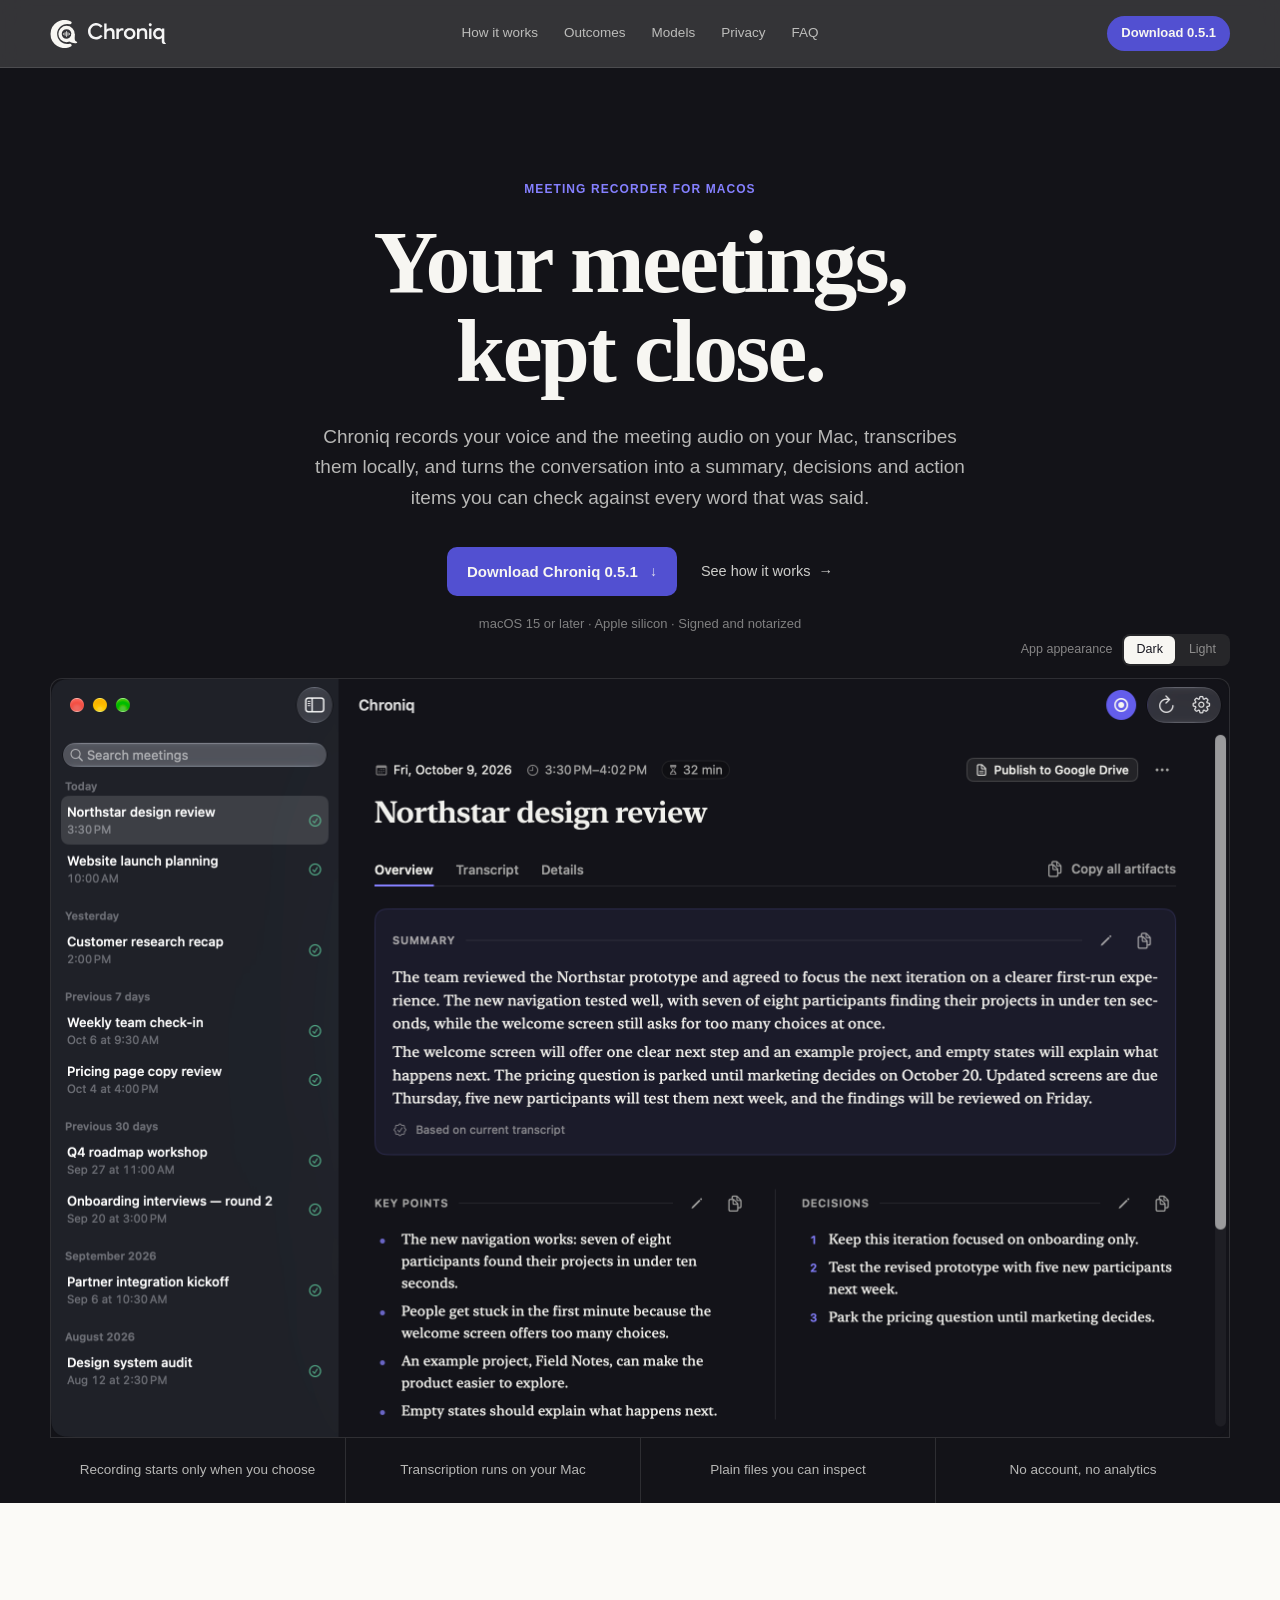
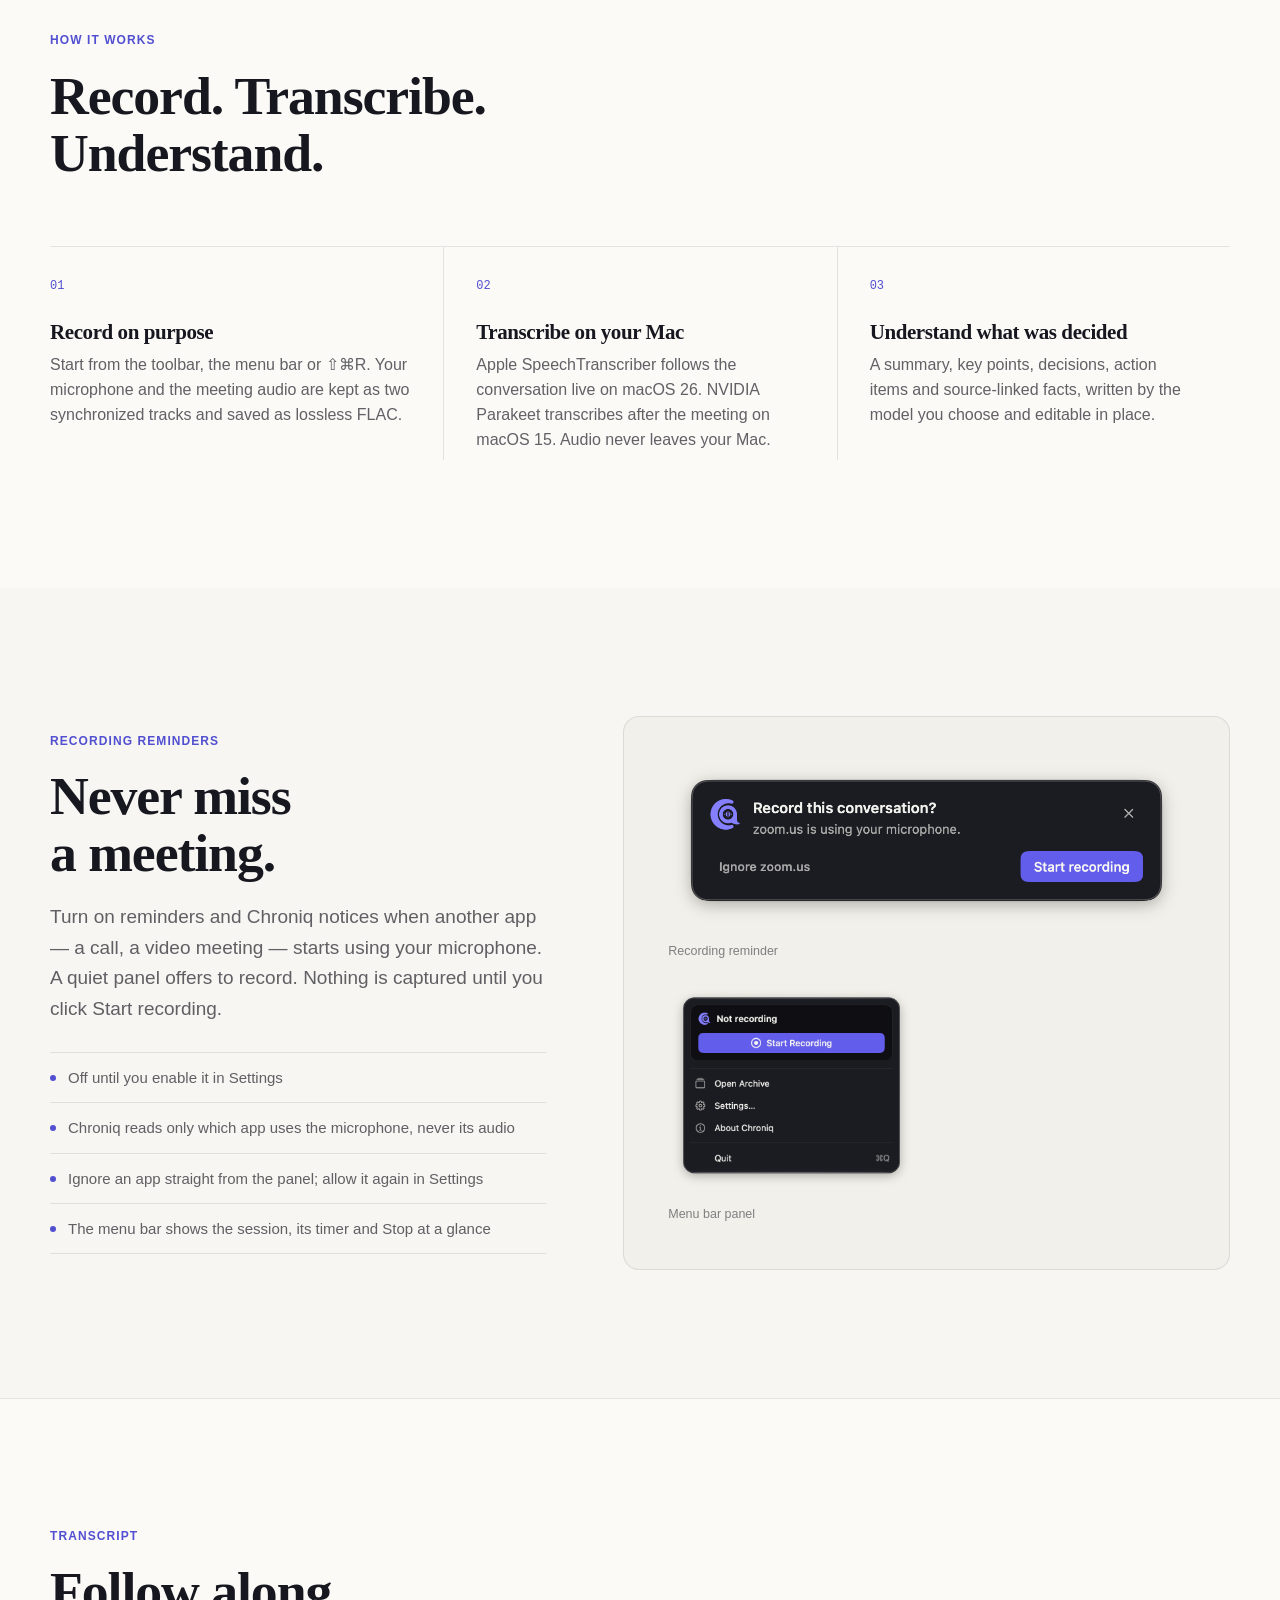
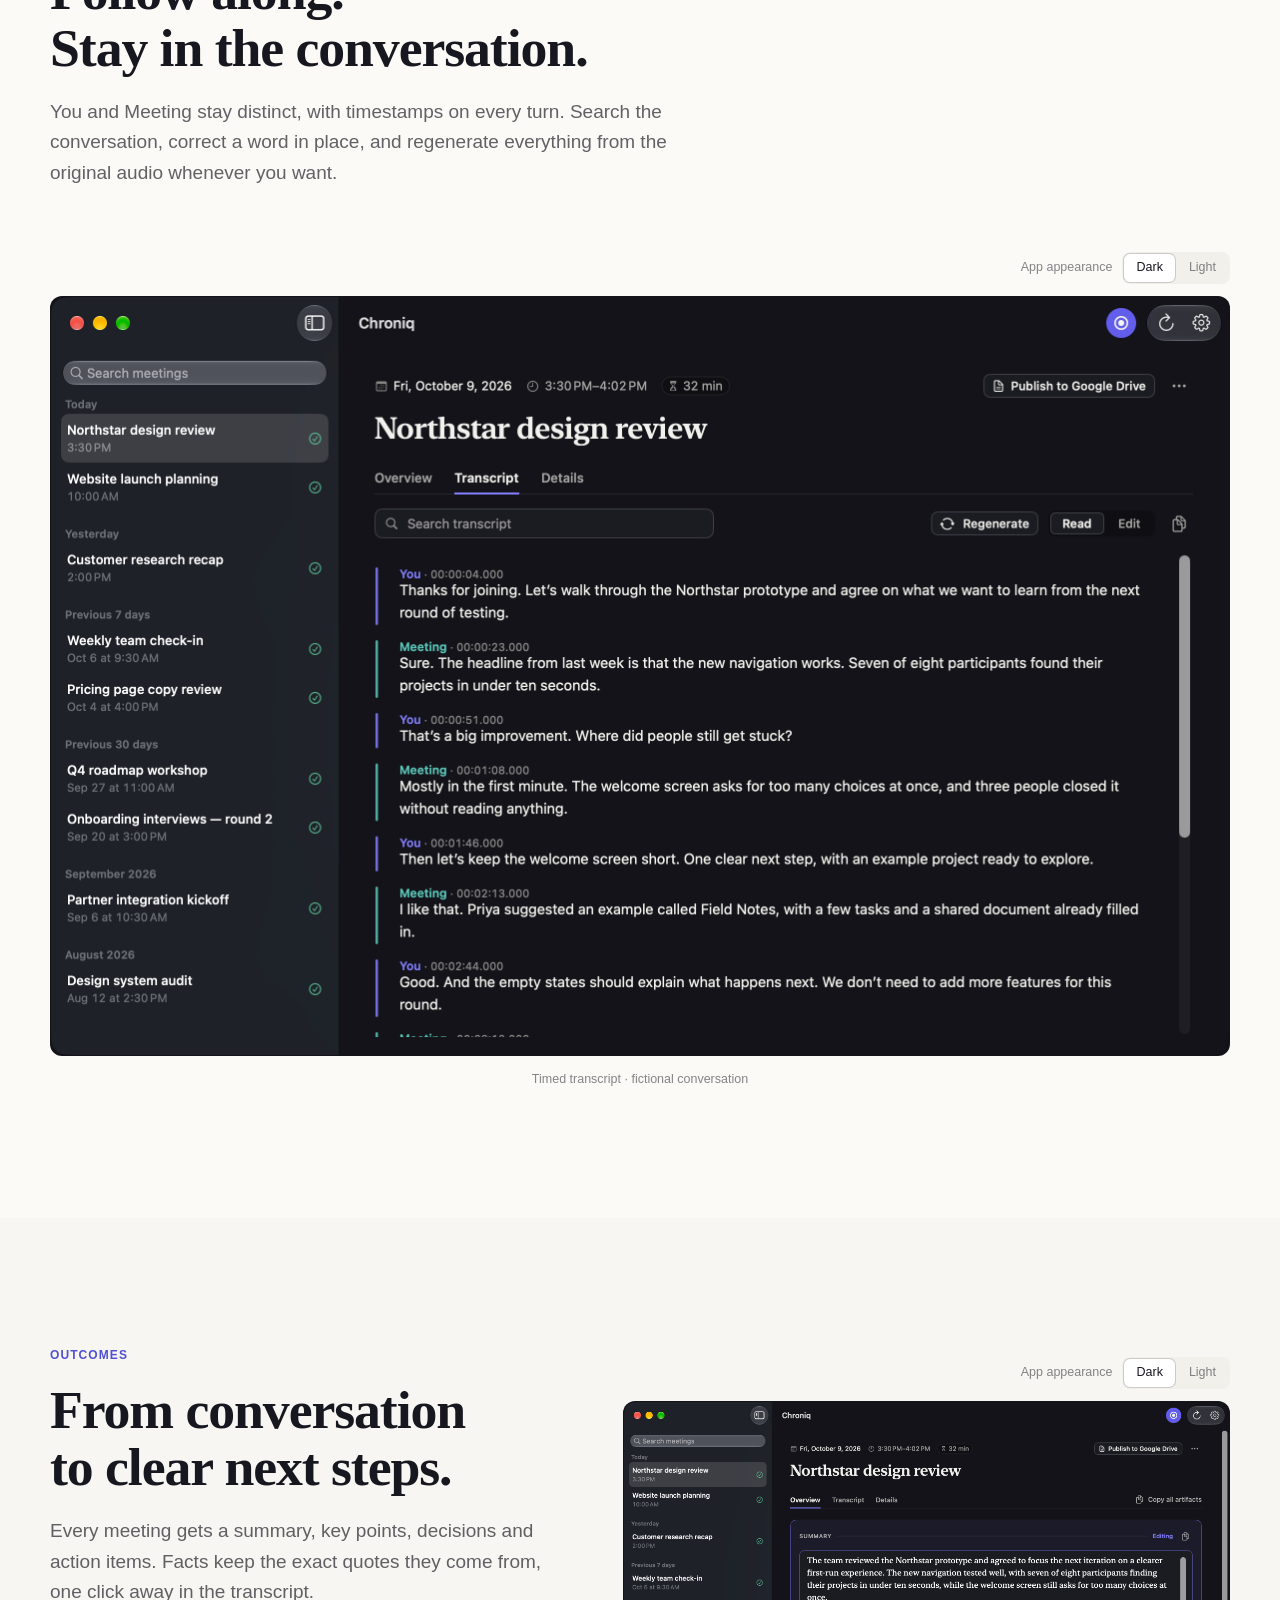
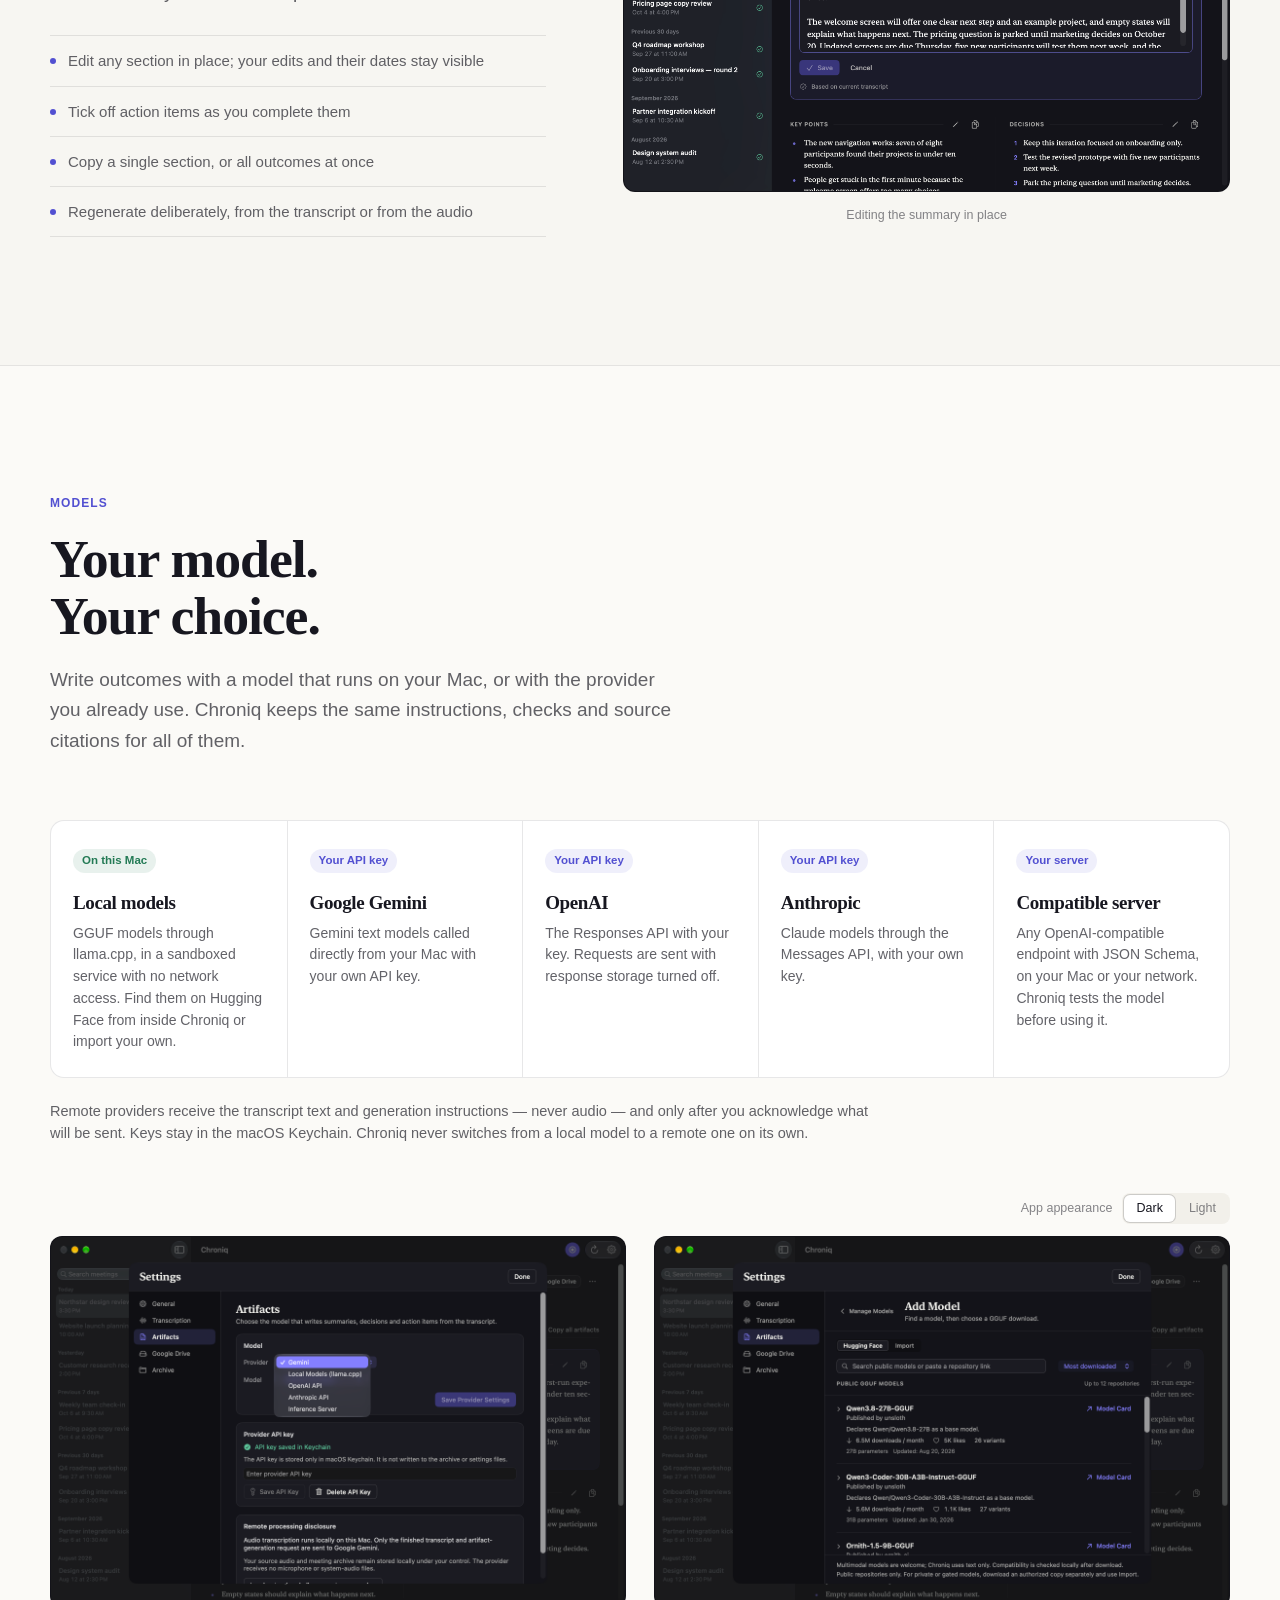
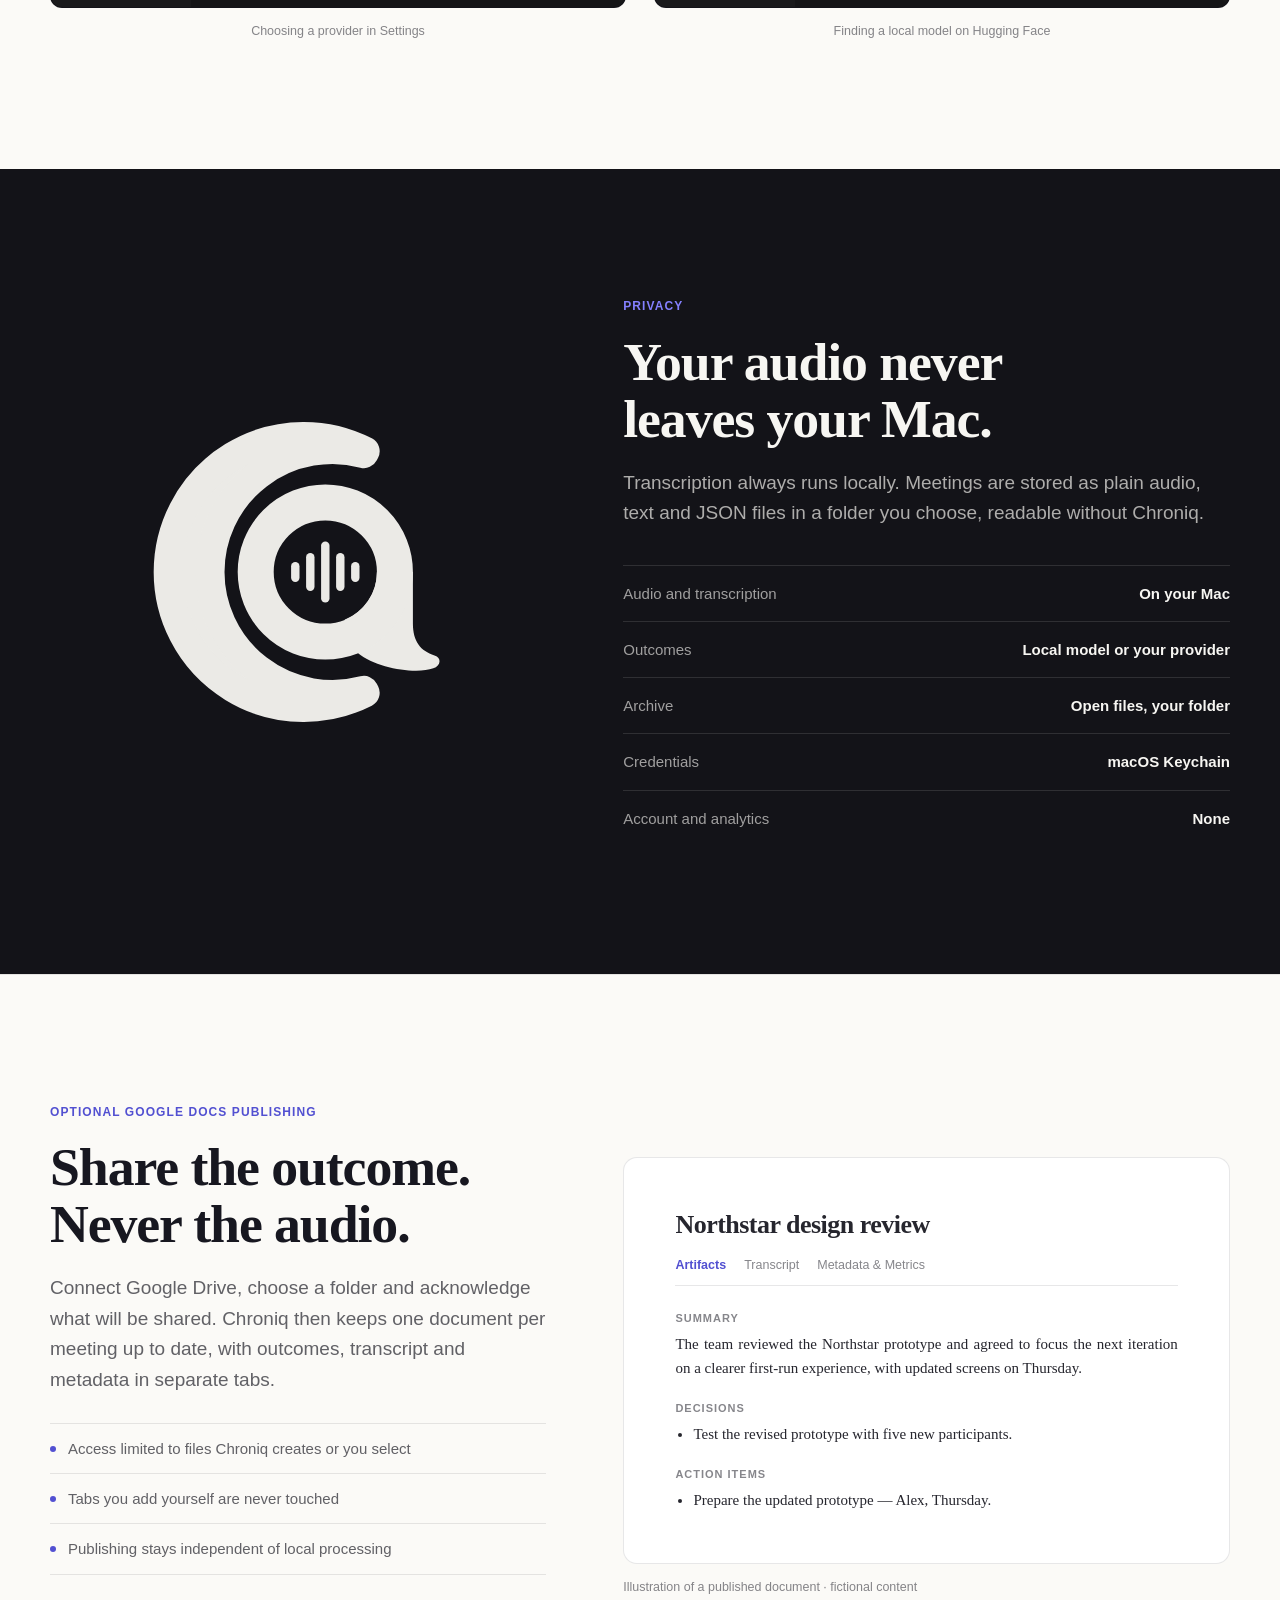
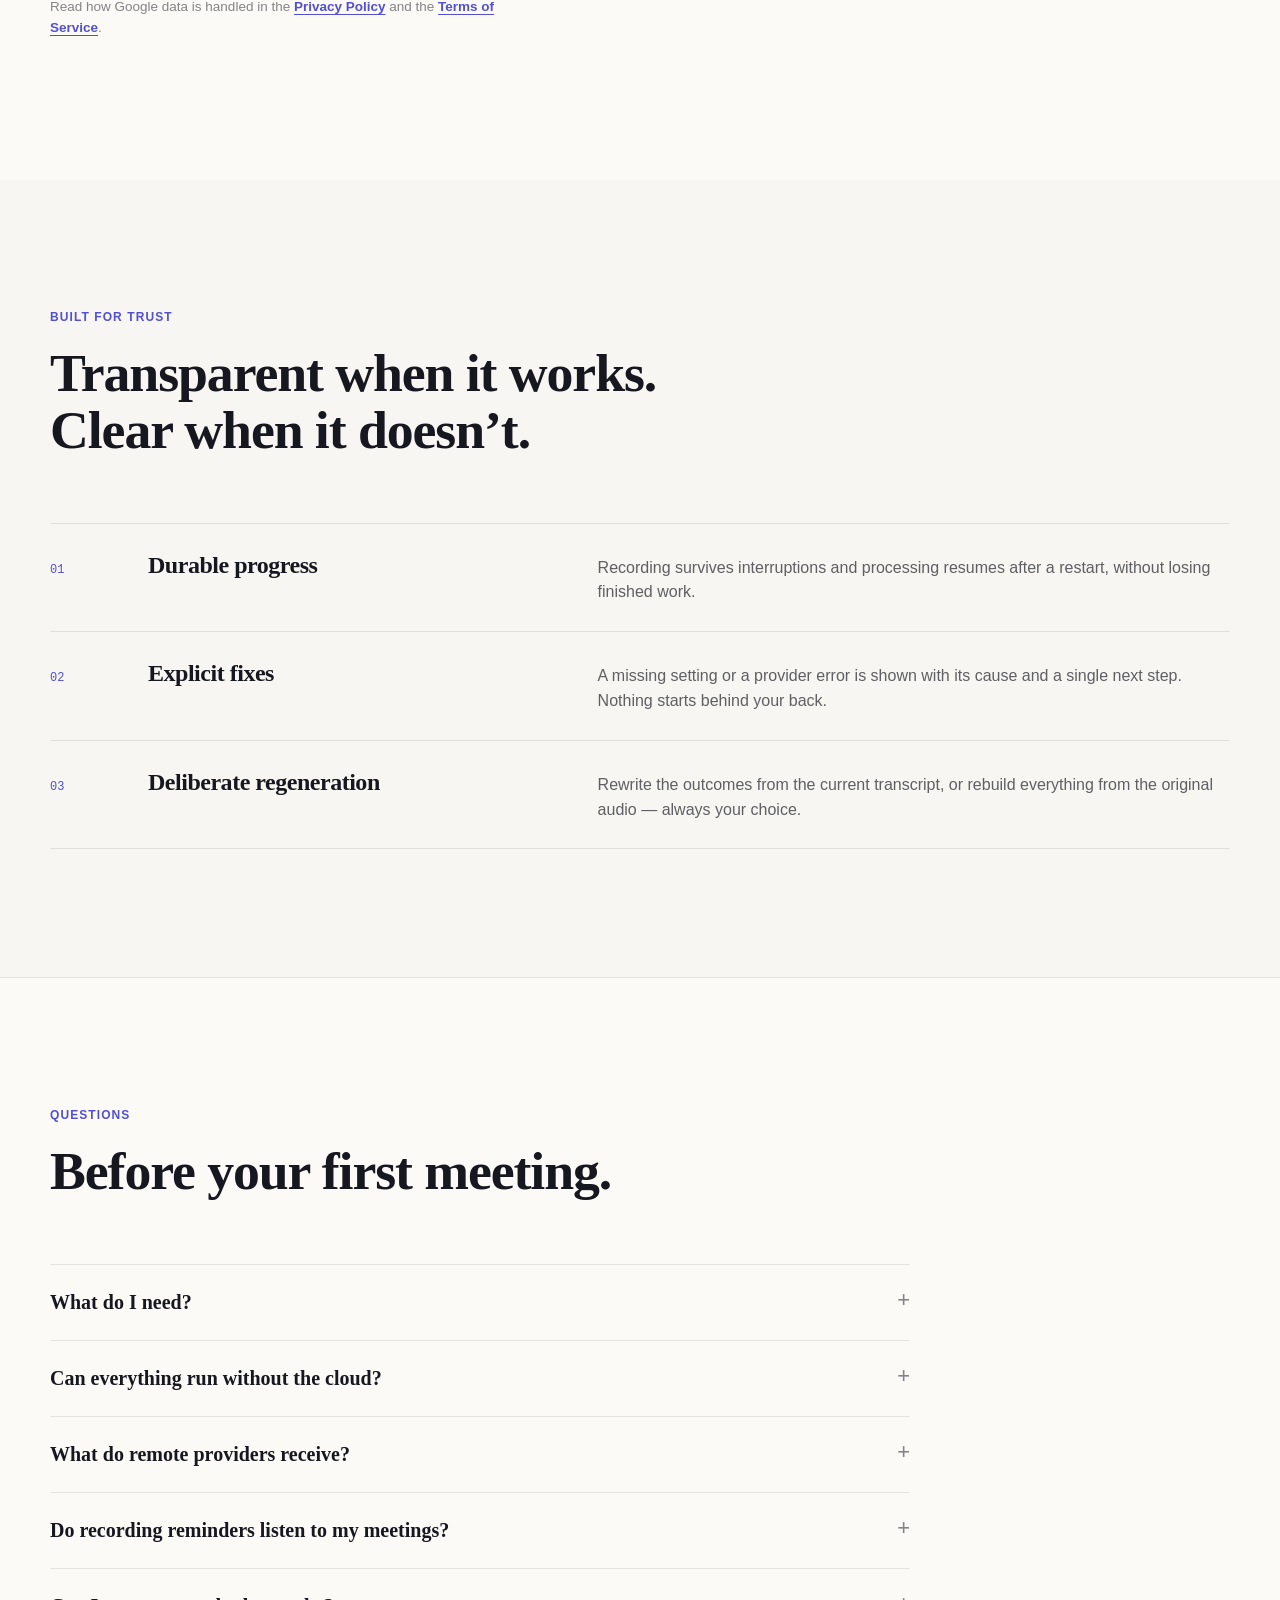
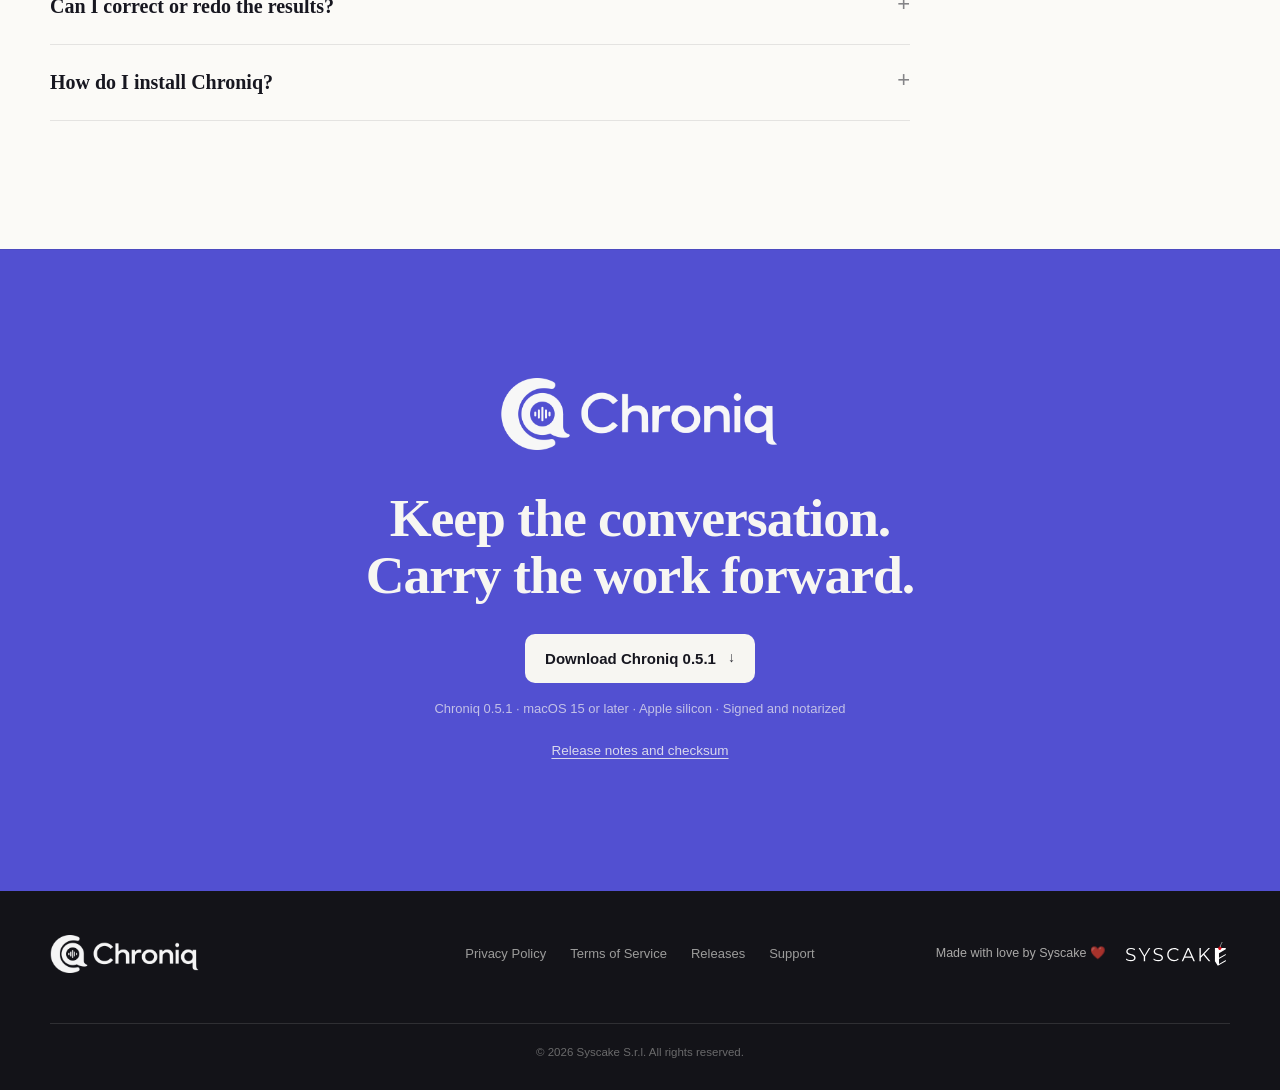
<file: index.html>
<!doctype html>
<html lang="en">
  <head>
    <meta charset="utf-8" />
    <meta name="viewport" content="width=device-width, initial-scale=1" />
    <meta name="theme-color" content="#131318" />
    <meta
      name="description"
      content="Chroniq records your meetings on your Mac, transcribes them locally and turns them into summaries, decisions and action items with a local model, Gemini, OpenAI, Anthropic or your own server."
    />
    <meta property="og:type" content="website" />
    <meta property="og:site_name" content="Chroniq" />
    <meta property="og:title" content="Chroniq — Your meetings, kept close" />
    <meta
      property="og:description"
      content="Record on purpose. Transcribe on your Mac. Keep summaries, decisions and next steps you can check against the conversation."
    />
    <meta
      property="og:image"
      content="https://syscake.github.io/chroniq-site/assets/ChroniqLockup-2x.png"
    />
    <meta property="og:url" content="https://chroniq.syscake.it/" />
    <meta name="twitter:card" content="summary_large_image" />
    <link rel="canonical" href="https://chroniq.syscake.it/" />
    <link rel="icon" href="assets/favicon-v2.ico" sizes="16x16 32x32 48x48" />
    <link rel="icon" href="assets/favicon-v2-32.png" type="image/png" sizes="32x32" />
    <link rel="icon" href="assets/favicon-v2.svg" type="image/svg+xml" sizes="any" />
    <link rel="apple-touch-icon" href="assets/ChroniqAppIcon-1024.png" />
    <link rel="manifest" href="manifest.webmanifest" />
    <link rel="stylesheet" href="styles.css" />
    <title>Chroniq — Your meetings, kept close</title>
  </head>
  <body>
    <a class="skip-link" href="#main">Skip to content</a>

    <header class="site-header">
      <a class="brand" href="#top" aria-label="Chroniq home">
        <img src="assets/ChroniqMarkReversed.svg" alt="" width="28" height="28" />
        <img class="brand-wordmark" src="assets/ChroniqWordmark.svg" alt="Chroniq" width="78" height="21" />
      </a>
      <nav aria-label="Primary navigation">
        <a href="#how">How it works</a>
        <a href="#outcomes">Outcomes</a>
        <a href="#providers">Models</a>
        <a href="#privacy">Privacy</a>
        <a href="#questions">FAQ</a>
      </nav>
      <a class="header-download" href="https://github.com/SysCake/chroniq-site/releases/download/v0.5.1/Chroniq-0.5.1-macOS-arm64.dmg" data-release-link>
        <span data-release-label="compact">Download 0.5.1</span>
      </a>
    </header>

    <main id="main">
      <section class="hero on-night" id="top" aria-labelledby="hero-title">
        <div class="hero-copy">
          <p class="eyebrow">Meeting recorder for macOS</p>
          <h1 id="hero-title">Your meetings,<br />kept close.</h1>
          <p class="lead">
            Chroniq records your voice and the meeting audio on your Mac, transcribes them
            locally, and turns the conversation into a summary, decisions and action items
            you can check against every word that was said.
          </p>
          <div class="hero-actions">
            <a class="button button-primary" href="https://github.com/SysCake/chroniq-site/releases/download/v0.5.1/Chroniq-0.5.1-macOS-arm64.dmg" data-release-link>
              <span data-release-label>Download Chroniq 0.5.1</span>
              <span class="button-arrow" aria-hidden="true">↓</span>
            </a>
            <a class="text-link" href="#how">See how it works <span aria-hidden="true">→</span></a>
          </div>
          <p class="requirements">macOS 15 or later · Apple silicon · Signed and notarized</p>
        </div>

        <figure class="shot hero-stage">
          <div class="appearance-toggle" role="group" aria-label="App appearance in screenshots">
            <span>App appearance</span>
            <div class="segmented">
              <button type="button" data-preview-appearance="dark" aria-pressed="true">Dark</button>
              <button type="button" data-preview-appearance="light" aria-pressed="false">Light</button>
            </div>
          </div>
          <a class="shot-frame" href="assets/workspace-dark.png" aria-label="View the full-size Chroniq workspace screenshot">
            <img data-screenshot="workspace" src="assets/workspace-dark.png" width="2360" height="1520" fetchpriority="high"
              alt="The Chroniq workspace: a meeting archive grouped by day and an example design review with its summary, key points, decisions and action items." />
          </a>
          <figcaption>The Chroniq workspace · example meeting with fictional content</figcaption>
        </figure>

        <div class="principles" aria-label="Principles">
          <p>Recording starts only when you choose</p>
          <p>Transcription runs on your Mac</p>
          <p>Plain files you can inspect</p>
          <p>No account, no analytics</p>
        </div>
      </section>

      <section class="section" id="how" aria-labelledby="how-title">
        <div class="section-heading reveal">
          <p class="eyebrow">How it works</p>
          <h2 id="how-title">Record. Transcribe.<br />Understand.</h2>
        </div>
        <div class="steps">
          <article class="reveal">
            <span class="step-index">01</span>
            <h3>Record on purpose</h3>
            <p>Start from the toolbar, the menu bar or ⇧⌘R. Your microphone and the meeting audio are kept as two synchronized tracks and saved as lossless FLAC.</p>
          </article>
          <article class="reveal">
            <span class="step-index">02</span>
            <h3>Transcribe on your Mac</h3>
            <p>Apple SpeechTranscriber follows the conversation live on macOS 26. NVIDIA Parakeet transcribes after the meeting on macOS 15. Audio never leaves your Mac.</p>
          </article>
          <article class="reveal">
            <span class="step-index">03</span>
            <h3>Understand what was decided</h3>
            <p>A summary, key points, decisions, action items and source-linked facts, written by the model you choose and editable in place.</p>
          </article>
        </div>
      </section>

      <section class="section tinted" id="recording" aria-labelledby="recording-title">
        <div class="split">
          <div class="reveal">
            <p class="eyebrow">Recording reminders</p>
            <h2 id="recording-title">Never miss<br />a meeting.</h2>
            <p class="lead">
              Turn on reminders and Chroniq notices when another app — a call, a video
              meeting — starts using your microphone. A quiet panel offers to record.
              Nothing is captured until you click Start recording.
            </p>
            <ul class="checks">
              <li>Off until you enable it in Settings</li>
              <li>Chroniq reads only which app uses the microphone, never its audio</li>
              <li>Ignore an app straight from the panel; allow it again in Settings</li>
              <li>The menu bar shows the session, its timer and Stop at a glance</li>
            </ul>
          </div>
          <div class="panel-stage reveal">
            <figure class="shot">
              <a class="shot-frame" href="assets/reminder-dark.png" aria-label="View the full-size recording reminder screenshot">
                <img data-screenshot="reminder" src="assets/reminder-dark.png" width="1012" height="326" loading="lazy"
                  alt="The recording reminder panel offering to start a recording, with an option to ignore the app using the microphone." />
              </a>
              <figcaption>Recording reminder</figcaption>
            </figure>
            <figure class="shot">
              <a class="shot-frame" href="assets/menubar-dark.png" aria-label="View the full-size menu bar panel screenshot">
                <img data-screenshot="menubar" src="assets/menubar-dark.png" width="732" height="612" loading="lazy"
                  alt="The Chroniq menu bar panel with a Start Recording button, Open Archive, Settings and About." />
              </a>
              <figcaption>Menu bar panel</figcaption>
            </figure>
          </div>
        </div>
      </section>

      <section class="section" id="transcription" aria-labelledby="transcription-title">
        <div class="section-heading reveal">
          <p class="eyebrow">Transcript</p>
          <h2 id="transcription-title">Follow along.<br />Stay in the conversation.</h2>
          <p class="lead">
            You and Meeting stay distinct, with timestamps on every turn. Search the
            conversation, correct a word in place, and regenerate everything from the
            original audio whenever you want.
          </p>
        </div>
        <figure class="shot reveal">
          <div class="appearance-toggle" role="group" aria-label="App appearance in screenshots">
            <span>App appearance</span>
            <div class="segmented">
              <button type="button" data-preview-appearance="dark" aria-pressed="true">Dark</button>
              <button type="button" data-preview-appearance="light" aria-pressed="false">Light</button>
            </div>
          </div>
          <a class="shot-frame" href="assets/transcript-dark.png" aria-label="View the full-size transcript screenshot">
            <img data-screenshot="transcript" src="assets/transcript-dark.png" width="2360" height="1520" loading="lazy"
              alt="The Chroniq transcript with timed turns for You and Meeting, search, regeneration and Read and Edit modes." />
          </a>
          <figcaption>Timed transcript · fictional conversation</figcaption>
        </figure>
      </section>

      <section class="section tinted" id="outcomes" aria-labelledby="outcomes-title">
        <div class="split">
          <div class="reveal">
            <p class="eyebrow">Outcomes</p>
            <h2 id="outcomes-title">From conversation<br />to clear next steps.</h2>
            <p class="lead">
              Every meeting gets a summary, key points, decisions and action items.
              Facts keep the exact quotes they come from, one click away in the transcript.
            </p>
            <ul class="checks">
              <li>Edit any section in place; your edits and their dates stay visible</li>
              <li>Tick off action items as you complete them</li>
              <li>Copy a single section, or all outcomes at once</li>
              <li>Regenerate deliberately, from the transcript or from the audio</li>
            </ul>
          </div>
          <figure class="shot reveal">
            <div class="appearance-toggle" role="group" aria-label="App appearance in screenshots">
              <span>App appearance</span>
              <div class="segmented">
                <button type="button" data-preview-appearance="dark" aria-pressed="true">Dark</button>
                <button type="button" data-preview-appearance="light" aria-pressed="false">Light</button>
              </div>
            </div>
            <a class="shot-frame" href="assets/editing-dark.png" aria-label="View the full-size outcome editing screenshot">
              <img data-screenshot="editing" src="assets/editing-dark.png" width="2360" height="1520" loading="lazy"
                alt="Editing a meeting summary in place in Chroniq, with key points and decisions below." />
            </a>
            <figcaption>Editing the summary in place</figcaption>
          </figure>
        </div>
      </section>

      <section class="section" id="providers" aria-labelledby="providers-title">
        <div class="section-heading reveal">
          <p class="eyebrow">Models</p>
          <h2 id="providers-title">Your model.<br />Your choice.</h2>
          <p class="lead">
            Write outcomes with a model that runs on your Mac, or with the provider you
            already use. Chroniq keeps the same instructions, checks and source citations
            for all of them.
          </p>
        </div>
        <div class="providers reveal">
          <article>
            <span class="provider-tag local">On this Mac</span>
            <h3>Local models</h3>
            <p>GGUF models through llama.cpp, in a sandboxed service with no network access. Find them on Hugging Face from inside Chroniq or import your own.</p>
          </article>
          <article>
            <span class="provider-tag">Your API key</span>
            <h3>Google Gemini</h3>
            <p>Gemini text models called directly from your Mac with your own API key.</p>
          </article>
          <article>
            <span class="provider-tag">Your API key</span>
            <h3>OpenAI</h3>
            <p>The Responses API with your key. Requests are sent with response storage turned off.</p>
          </article>
          <article>
            <span class="provider-tag">Your API key</span>
            <h3>Anthropic</h3>
            <p>Claude models through the Messages API, with your own key.</p>
          </article>
          <article>
            <span class="provider-tag">Your server</span>
            <h3>Compatible server</h3>
            <p>Any OpenAI-compatible endpoint with JSON Schema, on your Mac or your network. Chroniq tests the model before using it.</p>
          </article>
        </div>
        <p class="provider-note reveal">
          Remote providers receive the transcript text and generation instructions — never
          audio — and only after you acknowledge what will be sent. Keys stay in the macOS
          Keychain. Chroniq never switches from a local model to a remote one on its own.
        </p>
        <div class="appearance-toggle reveal" role="group" aria-label="App appearance in screenshots">
          <span>App appearance</span>
          <div class="segmented">
            <button type="button" data-preview-appearance="dark" aria-pressed="true">Dark</button>
            <button type="button" data-preview-appearance="light" aria-pressed="false">Light</button>
          </div>
        </div>
        <div class="duo">
          <figure class="shot reveal">
            <a class="shot-frame" href="assets/settings-dark.png" aria-label="View the full-size model settings screenshot">
              <img data-screenshot="settings" src="assets/settings-dark.png" width="2360" height="1520" loading="lazy"
                alt="Chroniq Settings, Artifacts pane: choosing the provider and model, with the API key and disclosure groups." />
            </a>
            <figcaption>Choosing a provider in Settings</figcaption>
          </figure>
          <figure class="shot reveal">
            <a class="shot-frame" href="assets/models-dark.png" aria-label="View the full-size local model screenshot">
              <img data-screenshot="models" src="assets/models-dark.png" width="2360" height="1520" loading="lazy"
                alt="Adding a local model in Chroniq: Hugging Face search results with downloads, variants and model cards." />
            </a>
            <figcaption>Finding a local model on Hugging Face</figcaption>
          </figure>
        </div>
      </section>

      <section class="section on-night" id="privacy" aria-labelledby="privacy-title">
        <div class="split">
          <div class="privacy-mark reveal" aria-hidden="true">
            <img src="assets/ChroniqMarkReversed.svg" alt="" width="300" height="300" />
          </div>
          <div class="reveal">
            <p class="eyebrow">Privacy</p>
            <h2 id="privacy-title">Your audio never<br />leaves your Mac.</h2>
            <p class="lead">
              Transcription always runs locally. Meetings are stored as plain audio, text
              and JSON files in a folder you choose, readable without Chroniq.
            </p>
            <dl class="facts-list">
              <div><dt>Audio and transcription</dt><dd>On your Mac</dd></div>
              <div><dt>Outcomes</dt><dd>Local model or your provider</dd></div>
              <div><dt>Archive</dt><dd>Open files, your folder</dd></div>
              <div><dt>Credentials</dt><dd>macOS Keychain</dd></div>
              <div><dt>Account and analytics</dt><dd>None</dd></div>
            </dl>
          </div>
        </div>
      </section>

      <section class="section" id="publishing" aria-labelledby="publishing-title">
        <div class="split">
          <div class="reveal">
            <p class="eyebrow">Optional Google Docs publishing</p>
            <h2 id="publishing-title">Share the outcome.<br />Never the audio.</h2>
            <p class="lead">
              Connect Google Drive, choose a folder and acknowledge what will be shared.
              Chroniq then keeps one document per meeting up to date, with outcomes,
              transcript and metadata in separate tabs.
            </p>
            <ul class="checks">
              <li>Access limited to files Chroniq creates or you select</li>
              <li>Tabs you add yourself are never touched</li>
              <li>Publishing stays independent of local processing</li>
            </ul>
            <p class="legal-note">
              Read how Google data is handled in the <a href="privacy.html">Privacy Policy</a>
              and the <a href="terms.html">Terms of Service</a>.
            </p>
          </div>
          <figure class="document-visual reveal" aria-label="Illustration of the document Chroniq publishes">
            <div class="document-page">
              <h3>Northstar design review</h3>
              <div class="document-tabs" aria-hidden="true"><span>Artifacts</span><span>Transcript</span><span>Metadata &amp; Metrics</span></div>
              <h4>Summary</h4>
              <p>The team reviewed the Northstar prototype and agreed to focus the next iteration on a clearer first-run experience, with updated screens on Thursday.</p>
              <h4>Decisions</h4>
              <ul><li>Test the revised prototype with five new participants.</li></ul>
              <h4>Action items</h4>
              <ul><li>Prepare the updated prototype — Alex, Thursday.</li></ul>
            </div>
            <figcaption>Illustration of a published document · fictional content</figcaption>
          </figure>
        </div>
      </section>

      <section class="section tinted" id="reliability" aria-labelledby="reliability-title">
        <div class="section-heading reveal">
          <p class="eyebrow">Built for trust</p>
          <h2 id="reliability-title">Transparent when it works.<br />Clear when it doesn’t.</h2>
        </div>
        <div class="rows">
          <article class="reveal"><span>01</span><h3>Durable progress</h3><p>Recording survives interruptions and processing resumes after a restart, without losing finished work.</p></article>
          <article class="reveal"><span>02</span><h3>Explicit fixes</h3><p>A missing setting or a provider error is shown with its cause and a single next step. Nothing starts behind your back.</p></article>
          <article class="reveal"><span>03</span><h3>Deliberate regeneration</h3><p>Rewrite the outcomes from the current transcript, or rebuild everything from the original audio — always your choice.</p></article>
        </div>
      </section>

      <section class="section" id="questions" aria-labelledby="questions-title">
        <div class="section-heading reveal">
          <p class="eyebrow">Questions</p>
          <h2 id="questions-title">Before your first meeting.</h2>
        </div>
        <div class="faq">
          <details><summary>What do I need?</summary><p>A Mac with Apple silicon and macOS 15 or later. Live transcription with Apple SpeechTranscriber needs macOS 26 and the language assets you enable in Settings; NVIDIA Parakeet transcribes after recording on macOS 15 with a one-time model download.</p></details>
          <details><summary>Can everything run without the cloud?</summary><p>Yes. Transcription is always local, and with a local GGUF model the outcomes are written on your Mac too, offline once the model is installed. Model downloads contact Hugging Face; Apple’s speech assets are managed by macOS.</p></details>
          <details><summary>What do remote providers receive?</summary><p>Only the transcript text and the generation instructions, sent directly from your Mac with your own key after you acknowledge the disclosure. Never audio. Responses are checked before anything is saved.</p></details>
          <details><summary>Do recording reminders listen to my meetings?</summary><p>No. When enabled, Chroniq checks once a second which apps are using a microphone input. It never opens an audio device or reads audio, and it records only after you click Start recording.</p></details>
          <details><summary>Can I correct or redo the results?</summary><p>Edit the transcript and every outcome directly. Regenerate the outcomes from the current transcript, or everything from the two saved audio tracks. Regeneration replaces earlier edits only within the scope you confirm.</p></details>
          <details><summary>How do I install Chroniq?</summary><p>Open the DMG, drag Chroniq onto Applications and open it from there. The app and the disk image are signed and notarized by Apple.</p></details>
        </div>
      </section>

      <section class="section download" id="download" aria-labelledby="download-title">
        <div class="reveal">
          <img class="lockup" src="assets/ChroniqLockup-2x.png" alt="Chroniq" width="280" height="72" />
          <h2 id="download-title">Keep the conversation.<br />Carry the work forward.</h2>
          <a class="button button-light" href="https://github.com/SysCake/chroniq-site/releases/download/v0.5.1/Chroniq-0.5.1-macOS-arm64.dmg" data-release-link>
            <span data-release-label>Download Chroniq 0.5.1</span>
            <span class="button-arrow" aria-hidden="true">↓</span>
          </a>
          <p class="download-meta" data-release-meta>Chroniq 0.5.1 · macOS 15 or later · Apple silicon · Signed and notarized</p>
          <a class="release-notes" href="https://github.com/SysCake/chroniq-site/releases/tag/v0.5.1">Release notes and checksum</a>
        </div>
      </section>
    </main>

    <footer>
      <a class="footer-brand" href="#top" aria-label="Chroniq home">
        <img src="assets/ChroniqLockup-2x.png" alt="Chroniq" width="150" height="38" />
      </a>
      <div class="footer-links">
        <a href="privacy.html">Privacy Policy</a>
        <a href="terms.html">Terms of Service</a>
        <a href="https://github.com/SysCake/chroniq-site/releases/tag/v0.5.1">Releases</a>
        <a href="mailto:chroniq-support@syscake.it">Support</a>
      </div>
      <a class="syscake-credit" href="https://syscake.it/" target="_blank" rel="noopener noreferrer"
        aria-label="Made with love by Syscake. Visit Syscake website.">
        <span>Made with love by Syscake ❤️</span>
        <img src="assets/SyscakeLogoWhite.svg" alt="Syscake" width="108" height="32" />
      </a>
      <p class="copyright">© 2026 Syscake S.r.l. All rights reserved.</p>
    </footer>

    <noscript>
      <div class="noscript-note">JavaScript is optional. Downloads and screenshots work without it.</div>
    </noscript>
    <script type="module" src="site.js"></script>
  </body>
</html>
</file>
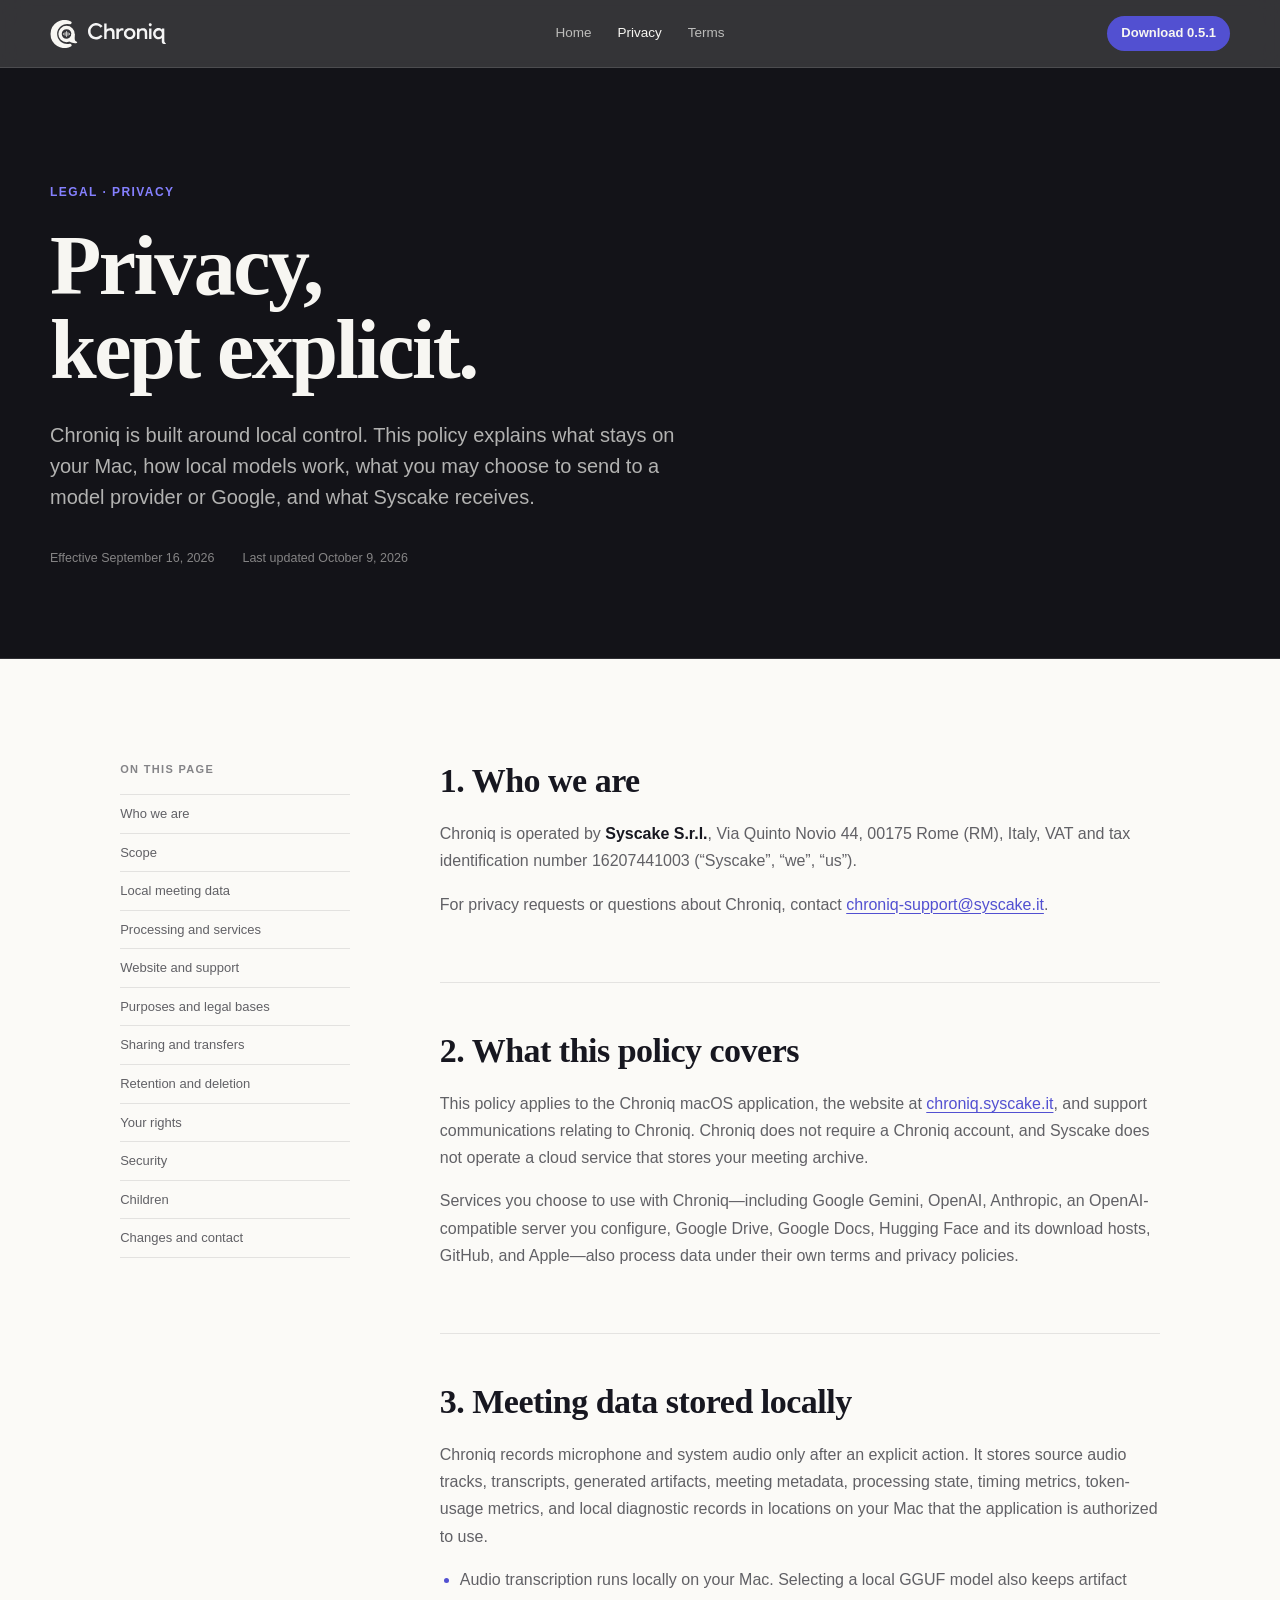
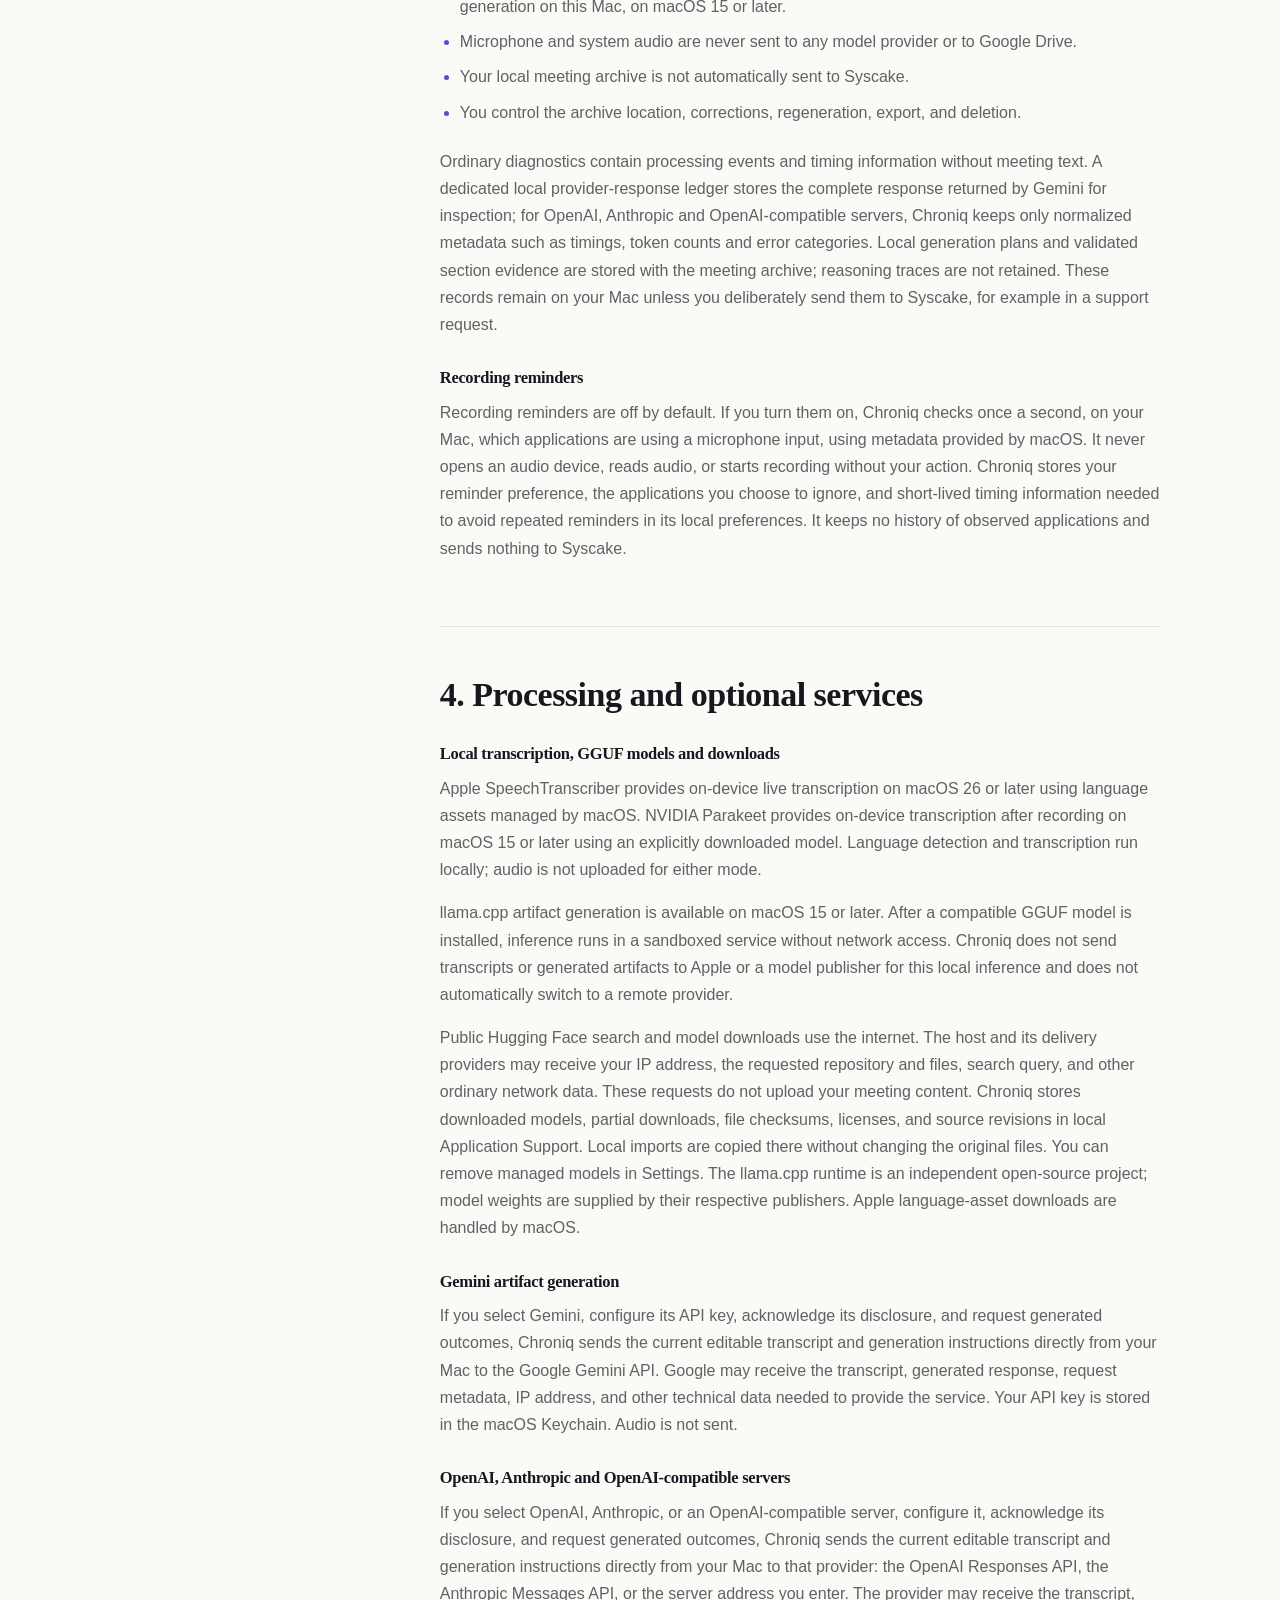
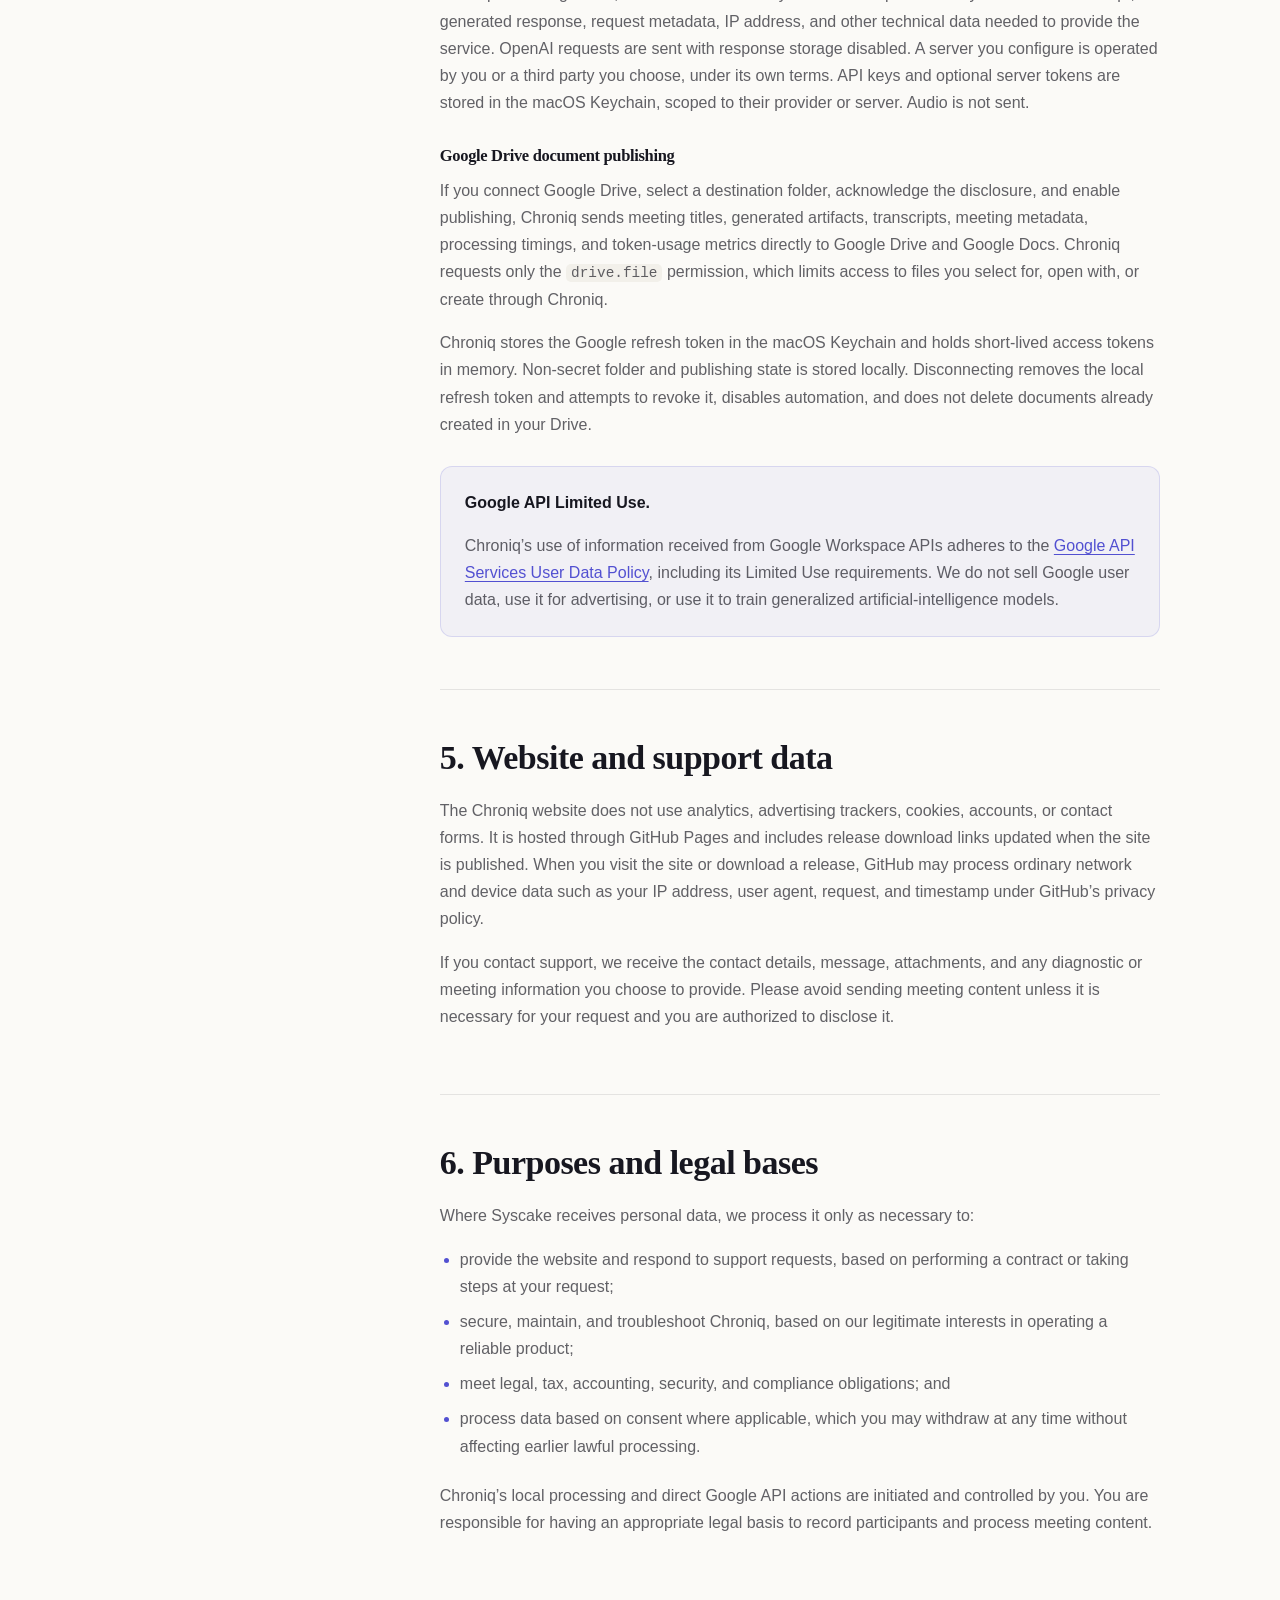
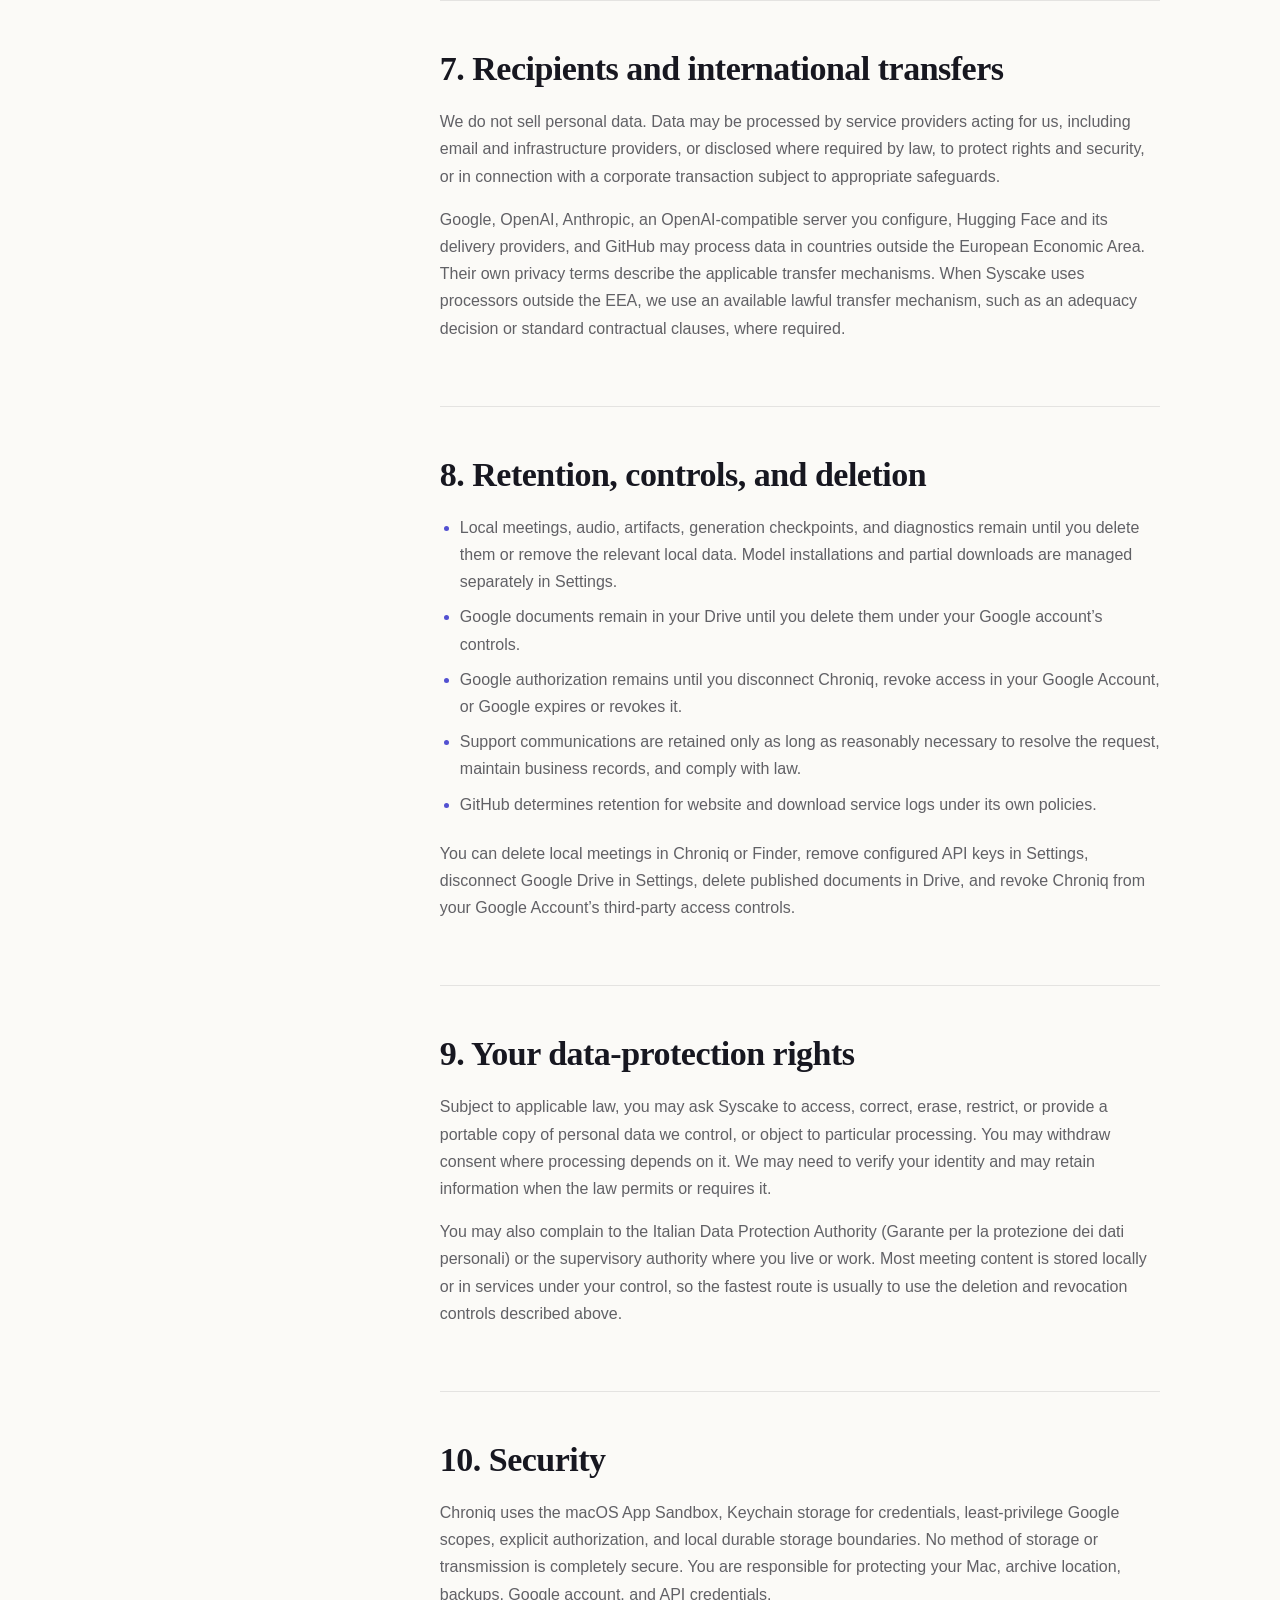
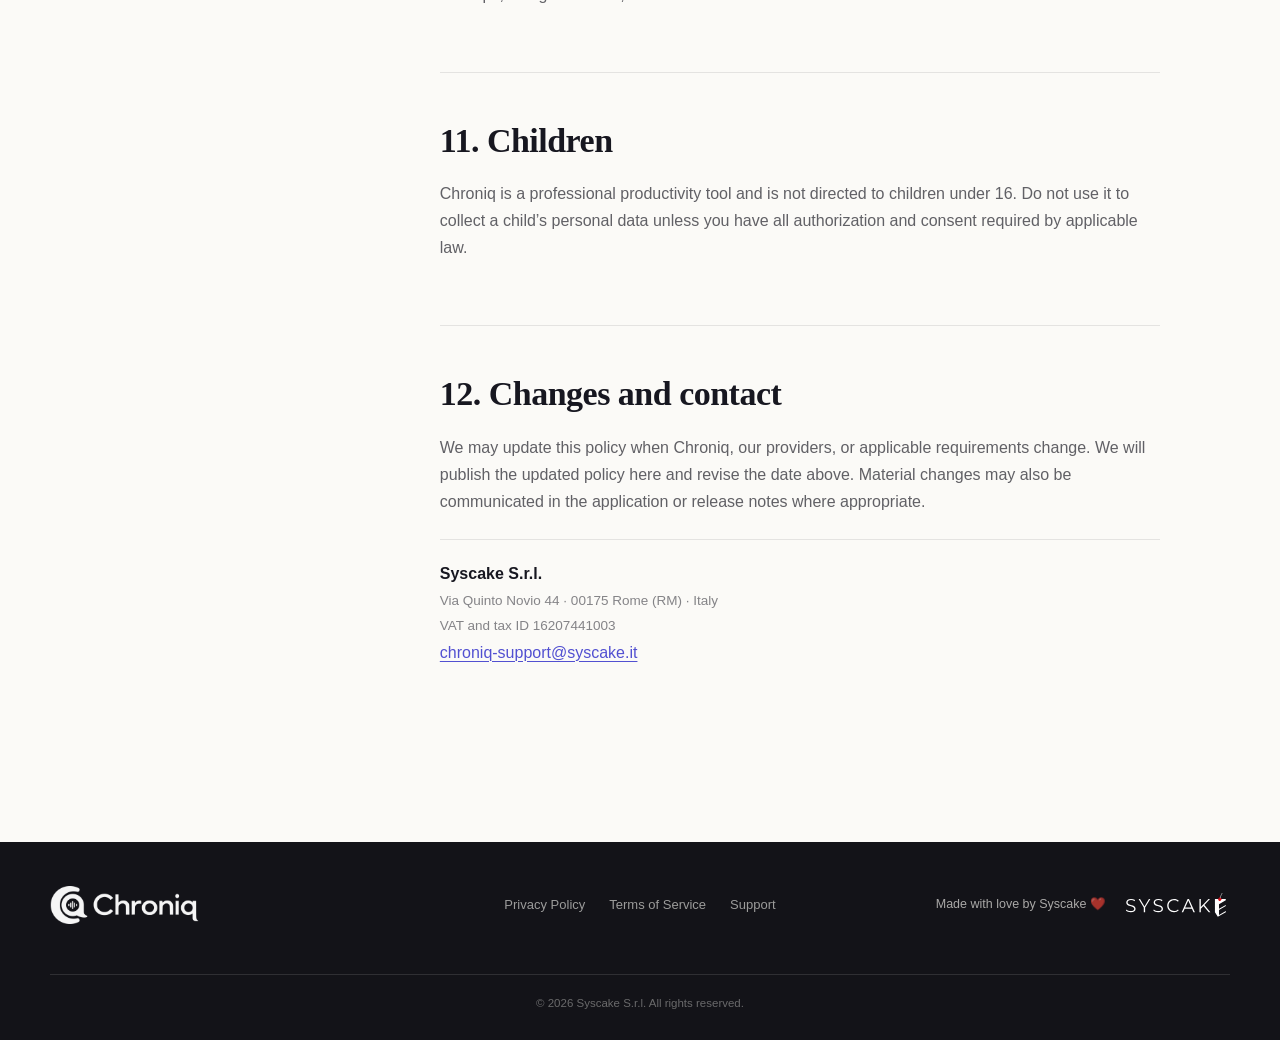
<file: privacy.html>
<!doctype html>
<html lang="en">
  <head>
    <meta charset="utf-8" />
    <meta name="viewport" content="width=device-width, initial-scale=1" />
    <meta name="theme-color" content="#131318" />
    <meta name="description" content="How Chroniq and Syscake S.r.l. handle personal data across the macOS app, optional model providers, Google Drive integration, and website." />
    <meta property="og:type" content="website" />
    <meta property="og:site_name" content="Chroniq" />
    <meta property="og:title" content="Privacy Policy — Chroniq" />
    <meta property="og:description" content="How Chroniq keeps meeting audio local and handles optional model providers and Google integrations." />
    <meta property="og:url" content="https://chroniq.syscake.it/privacy.html" />
    <link rel="canonical" href="https://chroniq.syscake.it/privacy.html" />
    <link rel="icon" href="assets/favicon-v2.ico" sizes="16x16 32x32 48x48" />
    <link rel="icon" href="assets/favicon-v2-32.png" type="image/png" sizes="32x32" />
    <link rel="icon" href="assets/favicon-v2.svg" type="image/svg+xml" sizes="any" />
    <link rel="stylesheet" href="styles.css" />
    <link rel="stylesheet" href="legal.css" />
    <title>Privacy Policy — Chroniq</title>
  </head>
  <body class="legal-body">
    <a class="skip-link" href="#main">Skip to content</a>
    <header class="site-header legal-site-header">
      <a class="brand" href="./" aria-label="Chroniq home">
        <img src="assets/ChroniqMarkReversed.svg" alt="" width="28" height="28" />
        <img class="brand-wordmark" src="assets/ChroniqWordmark.svg" alt="Chroniq" width="78" height="21" />
      </a>
      <nav aria-label="Legal navigation">
        <a href="./">Home</a>
        <a href="privacy.html" aria-current="page">Privacy</a>
        <a href="terms.html">Terms</a>
      </nav>
      <a class="header-download" data-release-link href="https://github.com/SysCake/chroniq-site/releases/download/v0.5.1/Chroniq-0.5.1-macOS-arm64.dmg"><span data-release-label="compact">Download 0.5.1</span></a>
    </header>

    <main id="main">
      <section class="legal-hero" aria-labelledby="legal-title">
        <div class="legal-hero-inner">
          <p class="legal-kicker">Legal · Privacy</p>
          <h1 id="legal-title">Privacy,<br />kept explicit.</h1>
          <p class="legal-hero-lead">Chroniq is built around local control. This policy explains what stays on your Mac, how local models work, what you may choose to send to a model provider or Google, and what Syscake receives.</p>
          <p class="legal-meta"><span>Effective September 16, 2026</span><span>Last updated October 9, 2026</span></p>
        </div>
      </section>

      <div class="legal-layout">
        <aside class="legal-nav" aria-label="Privacy policy sections">
          <p>On this page</p>
          <ol>
            <li><a href="#who-we-are">Who we are</a></li>
            <li><a href="#scope">Scope</a></li>
            <li><a href="#local-data">Local meeting data</a></li>
            <li><a href="#google-services">Processing and services</a></li>
            <li><a href="#website-support">Website and support</a></li>
            <li><a href="#purposes">Purposes and legal bases</a></li>
            <li><a href="#sharing">Sharing and transfers</a></li>
            <li><a href="#retention">Retention and deletion</a></li>
            <li><a href="#rights">Your rights</a></li>
            <li><a href="#security">Security</a></li>
            <li><a href="#children">Children</a></li>
            <li><a href="#changes">Changes and contact</a></li>
          </ol>
        </aside>

        <article class="legal-article">
          <section id="who-we-are">
            <h2>1. Who we are</h2>
            <p>Chroniq is operated by <strong>Syscake S.r.l.</strong>, Via Quinto Novio 44, 00175 Rome (RM), Italy, VAT and tax identification number 16207441003 (“Syscake”, “we”, “us”).</p>
            <p>For privacy requests or questions about Chroniq, contact <a href="mailto:chroniq-support@syscake.it">chroniq-support@syscake.it</a>.</p>
          </section>

          <section id="scope">
            <h2>2. What this policy covers</h2>
            <p>This policy applies to the Chroniq macOS application, the website at <a href="https://chroniq.syscake.it/">chroniq.syscake.it</a>, and support communications relating to Chroniq. Chroniq does not require a Chroniq account, and Syscake does not operate a cloud service that stores your meeting archive.</p>
            <p>Services you choose to use with Chroniq—including Google Gemini, OpenAI, Anthropic, an OpenAI-compatible server you configure, Google Drive, Google Docs, Hugging Face and its download hosts, GitHub, and Apple—also process data under their own terms and privacy policies.</p>
          </section>

          <section id="local-data">
            <h2>3. Meeting data stored locally</h2>
            <p>Chroniq records microphone and system audio only after an explicit action. It stores source audio tracks, transcripts, generated artifacts, meeting metadata, processing state, timing metrics, token-usage metrics, and local diagnostic records in locations on your Mac that the application is authorized to use.</p>
            <ul>
              <li>Audio transcription runs locally on your Mac. Selecting a local GGUF model also keeps artifact generation on this Mac, on macOS 15 or later.</li>
              <li>Microphone and system audio are never sent to any model provider or to Google Drive.</li>
              <li>Your local meeting archive is not automatically sent to Syscake.</li>
              <li>You control the archive location, corrections, regeneration, export, and deletion.</li>
            </ul>
            <p>Ordinary diagnostics contain processing events and timing information without meeting text. A dedicated local provider-response ledger stores the complete response returned by Gemini for inspection; for OpenAI, Anthropic and OpenAI-compatible servers, Chroniq keeps only normalized metadata such as timings, token counts and error categories. Local generation plans and validated section evidence are stored with the meeting archive; reasoning traces are not retained. These records remain on your Mac unless you deliberately send them to Syscake, for example in a support request.</p>
            <h3>Recording reminders</h3>
            <p>Recording reminders are off by default. If you turn them on, Chroniq checks once a second, on your Mac, which applications are using a microphone input, using metadata provided by macOS. It never opens an audio device, reads audio, or starts recording without your action. Chroniq stores your reminder preference, the applications you choose to ignore, and short-lived timing information needed to avoid repeated reminders in its local preferences. It keeps no history of observed applications and sends nothing to Syscake.</p>
          </section>

          <section id="google-services">
            <h2>4. Processing and optional services</h2>
            <h3>Local transcription, GGUF models and downloads</h3>
            <p>Apple SpeechTranscriber provides on-device live transcription on macOS 26 or later using language assets managed by macOS. NVIDIA Parakeet provides on-device transcription after recording on macOS 15 or later using an explicitly downloaded model. Language detection and transcription run locally; audio is not uploaded for either mode.</p>
            <p>llama.cpp artifact generation is available on macOS 15 or later. After a compatible GGUF model is installed, inference runs in a sandboxed service without network access. Chroniq does not send transcripts or generated artifacts to Apple or a model publisher for this local inference and does not automatically switch to a remote provider.</p>
            <p>Public Hugging Face search and model downloads use the internet. The host and its delivery providers may receive your IP address, the requested repository and files, search query, and other ordinary network data. These requests do not upload your meeting content. Chroniq stores downloaded models, partial downloads, file checksums, licenses, and source revisions in local Application Support. Local imports are copied there without changing the original files. You can remove managed models in Settings. The llama.cpp runtime is an independent open-source project; model weights are supplied by their respective publishers. Apple language-asset downloads are handled by macOS.</p>
            <h3>Gemini artifact generation</h3>
            <p>If you select Gemini, configure its API key, acknowledge its disclosure, and request generated outcomes, Chroniq sends the current editable transcript and generation instructions directly from your Mac to the Google Gemini API. Google may receive the transcript, generated response, request metadata, IP address, and other technical data needed to provide the service. Your API key is stored in the macOS Keychain. Audio is not sent.</p>
            <h3>OpenAI, Anthropic and OpenAI-compatible servers</h3>
            <p>If you select OpenAI, Anthropic, or an OpenAI-compatible server, configure it, acknowledge its disclosure, and request generated outcomes, Chroniq sends the current editable transcript and generation instructions directly from your Mac to that provider: the OpenAI Responses API, the Anthropic Messages API, or the server address you enter. The provider may receive the transcript, generated response, request metadata, IP address, and other technical data needed to provide the service. OpenAI requests are sent with response storage disabled. A server you configure is operated by you or a third party you choose, under its own terms. API keys and optional server tokens are stored in the macOS Keychain, scoped to their provider or server. Audio is not sent.</p>
            <h3>Google Drive document publishing</h3>
            <p>If you connect Google Drive, select a destination folder, acknowledge the disclosure, and enable publishing, Chroniq sends meeting titles, generated artifacts, transcripts, meeting metadata, processing timings, and token-usage metrics directly to Google Drive and Google Docs. Chroniq requests only the <code>drive.file</code> permission, which limits access to files you select for, open with, or create through Chroniq.</p>
            <p>Chroniq stores the Google refresh token in the macOS Keychain and holds short-lived access tokens in memory. Non-secret folder and publishing state is stored locally. Disconnecting removes the local refresh token and attempts to revoke it, disables automation, and does not delete documents already created in your Drive.</p>
            <div class="legal-callout">
              <p><strong>Google API Limited Use.</strong></p>
              <p>Chroniq’s use of information received from Google Workspace APIs adheres to the <a href="https://developers.google.com/terms/api-services-user-data-policy">Google API Services User Data Policy</a>, including its Limited Use requirements. We do not sell Google user data, use it for advertising, or use it to train generalized artificial-intelligence models.</p>
            </div>
          </section>

          <section id="website-support">
            <h2>5. Website and support data</h2>
            <p>The Chroniq website does not use analytics, advertising trackers, cookies, accounts, or contact forms. It is hosted through GitHub Pages and includes release download links updated when the site is published. When you visit the site or download a release, GitHub may process ordinary network and device data such as your IP address, user agent, request, and timestamp under GitHub’s privacy policy.</p>
            <p>If you contact support, we receive the contact details, message, attachments, and any diagnostic or meeting information you choose to provide. Please avoid sending meeting content unless it is necessary for your request and you are authorized to disclose it.</p>
          </section>

          <section id="purposes">
            <h2>6. Purposes and legal bases</h2>
            <p>Where Syscake receives personal data, we process it only as necessary to:</p>
            <ul>
              <li>provide the website and respond to support requests, based on performing a contract or taking steps at your request;</li>
              <li>secure, maintain, and troubleshoot Chroniq, based on our legitimate interests in operating a reliable product;</li>
              <li>meet legal, tax, accounting, security, and compliance obligations; and</li>
              <li>process data based on consent where applicable, which you may withdraw at any time without affecting earlier lawful processing.</li>
            </ul>
            <p>Chroniq’s local processing and direct Google API actions are initiated and controlled by you. You are responsible for having an appropriate legal basis to record participants and process meeting content.</p>
          </section>

          <section id="sharing">
            <h2>7. Recipients and international transfers</h2>
            <p>We do not sell personal data. Data may be processed by service providers acting for us, including email and infrastructure providers, or disclosed where required by law, to protect rights and security, or in connection with a corporate transaction subject to appropriate safeguards.</p>
            <p>Google, OpenAI, Anthropic, an OpenAI-compatible server you configure, Hugging Face and its delivery providers, and GitHub may process data in countries outside the European Economic Area. Their own privacy terms describe the applicable transfer mechanisms. When Syscake uses processors outside the EEA, we use an available lawful transfer mechanism, such as an adequacy decision or standard contractual clauses, where required.</p>
          </section>

          <section id="retention">
            <h2>8. Retention, controls, and deletion</h2>
            <ul>
              <li>Local meetings, audio, artifacts, generation checkpoints, and diagnostics remain until you delete them or remove the relevant local data. Model installations and partial downloads are managed separately in Settings.</li>
              <li>Google documents remain in your Drive until you delete them under your Google account’s controls.</li>
              <li>Google authorization remains until you disconnect Chroniq, revoke access in your Google Account, or Google expires or revokes it.</li>
              <li>Support communications are retained only as long as reasonably necessary to resolve the request, maintain business records, and comply with law.</li>
              <li>GitHub determines retention for website and download service logs under its own policies.</li>
            </ul>
            <p>You can delete local meetings in Chroniq or Finder, remove configured API keys in Settings, disconnect Google Drive in Settings, delete published documents in Drive, and revoke Chroniq from your Google Account’s third-party access controls.</p>
          </section>

          <section id="rights">
            <h2>9. Your data-protection rights</h2>
            <p>Subject to applicable law, you may ask Syscake to access, correct, erase, restrict, or provide a portable copy of personal data we control, or object to particular processing. You may withdraw consent where processing depends on it. We may need to verify your identity and may retain information when the law permits or requires it.</p>
            <p>You may also complain to the Italian Data Protection Authority (Garante per la protezione dei dati personali) or the supervisory authority where you live or work. Most meeting content is stored locally or in services under your control, so the fastest route is usually to use the deletion and revocation controls described above.</p>
          </section>

          <section id="security">
            <h2>10. Security</h2>
            <p>Chroniq uses the macOS App Sandbox, Keychain storage for credentials, least-privilege Google scopes, explicit authorization, and local durable storage boundaries. No method of storage or transmission is completely secure. You are responsible for protecting your Mac, archive location, backups, Google account, and API credentials.</p>
          </section>

          <section id="children">
            <h2>11. Children</h2>
            <p>Chroniq is a professional productivity tool and is not directed to children under 16. Do not use it to collect a child’s personal data unless you have all authorization and consent required by applicable law.</p>
          </section>

          <section id="changes">
            <h2>12. Changes and contact</h2>
            <p>We may update this policy when Chroniq, our providers, or applicable requirements change. We will publish the updated policy here and revise the date above. Material changes may also be communicated in the application or release notes where appropriate.</p>
            <div class="legal-contact">
              <strong>Syscake S.r.l.</strong>
              <span>Via Quinto Novio 44 · 00175 Rome (RM) · Italy</span>
              <span>VAT and tax ID 16207441003</span>
              <a href="mailto:chroniq-support@syscake.it">chroniq-support@syscake.it</a>
            </div>
          </section>
        </article>
      </div>
    </main>

    <footer class="legal-footer">
      <a class="footer-brand" href="./" aria-label="Chroniq home"><img src="assets/ChroniqLockup-2x.png" alt="Chroniq" width="150" height="38" /></a>
      <div class="footer-links">
        <a href="privacy.html" aria-current="page">Privacy Policy</a>
        <a href="terms.html">Terms of Service</a>
        <a href="mailto:chroniq-support@syscake.it">Support</a>
      </div>
      <a class="syscake-credit" href="https://syscake.it/" target="_blank" rel="noopener noreferrer" aria-label="Made with love by Syscake. Visit Syscake website.">
        <span>Made with love by Syscake ❤️</span><img src="assets/SyscakeLogoWhite.svg" alt="Syscake" width="108" height="32" />
      </a>
      <p class="copyright">© 2026 Syscake S.r.l. All rights reserved.</p>
    </footer>
  </body>
</html>
</file>
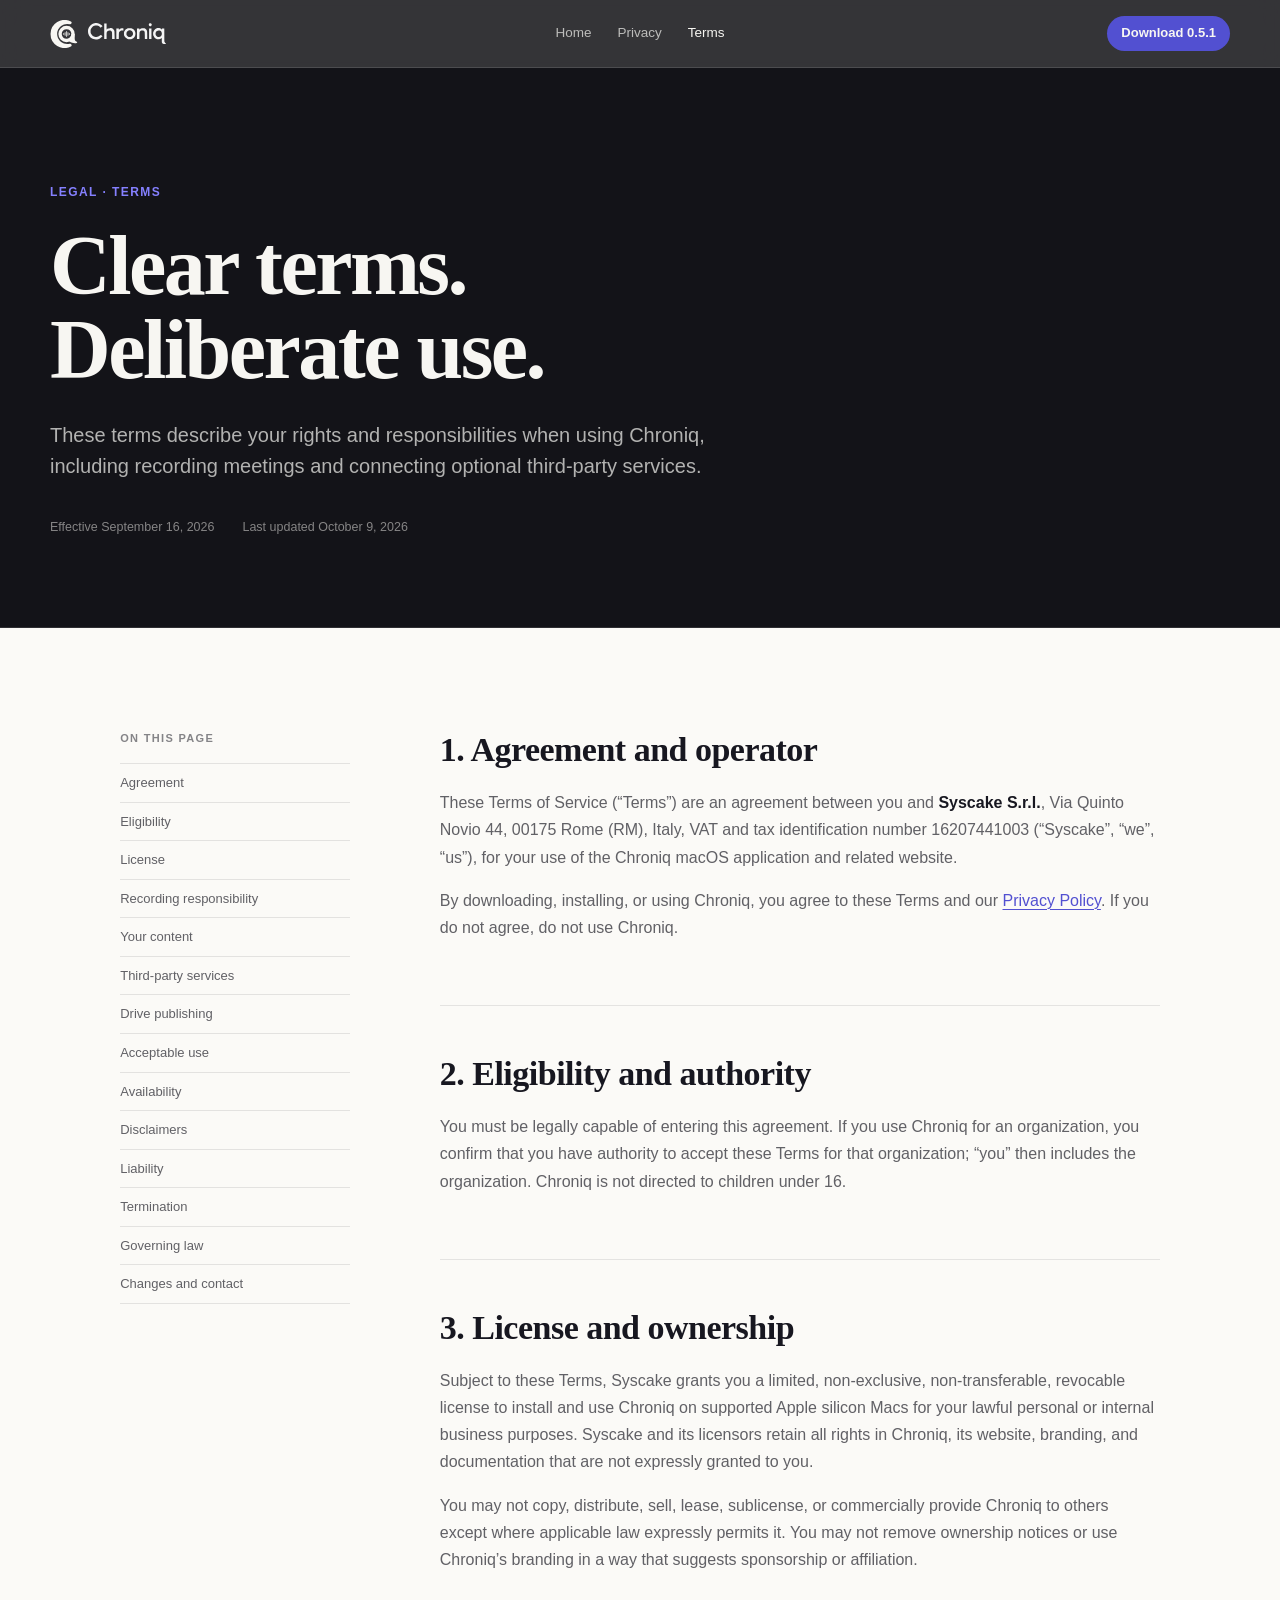
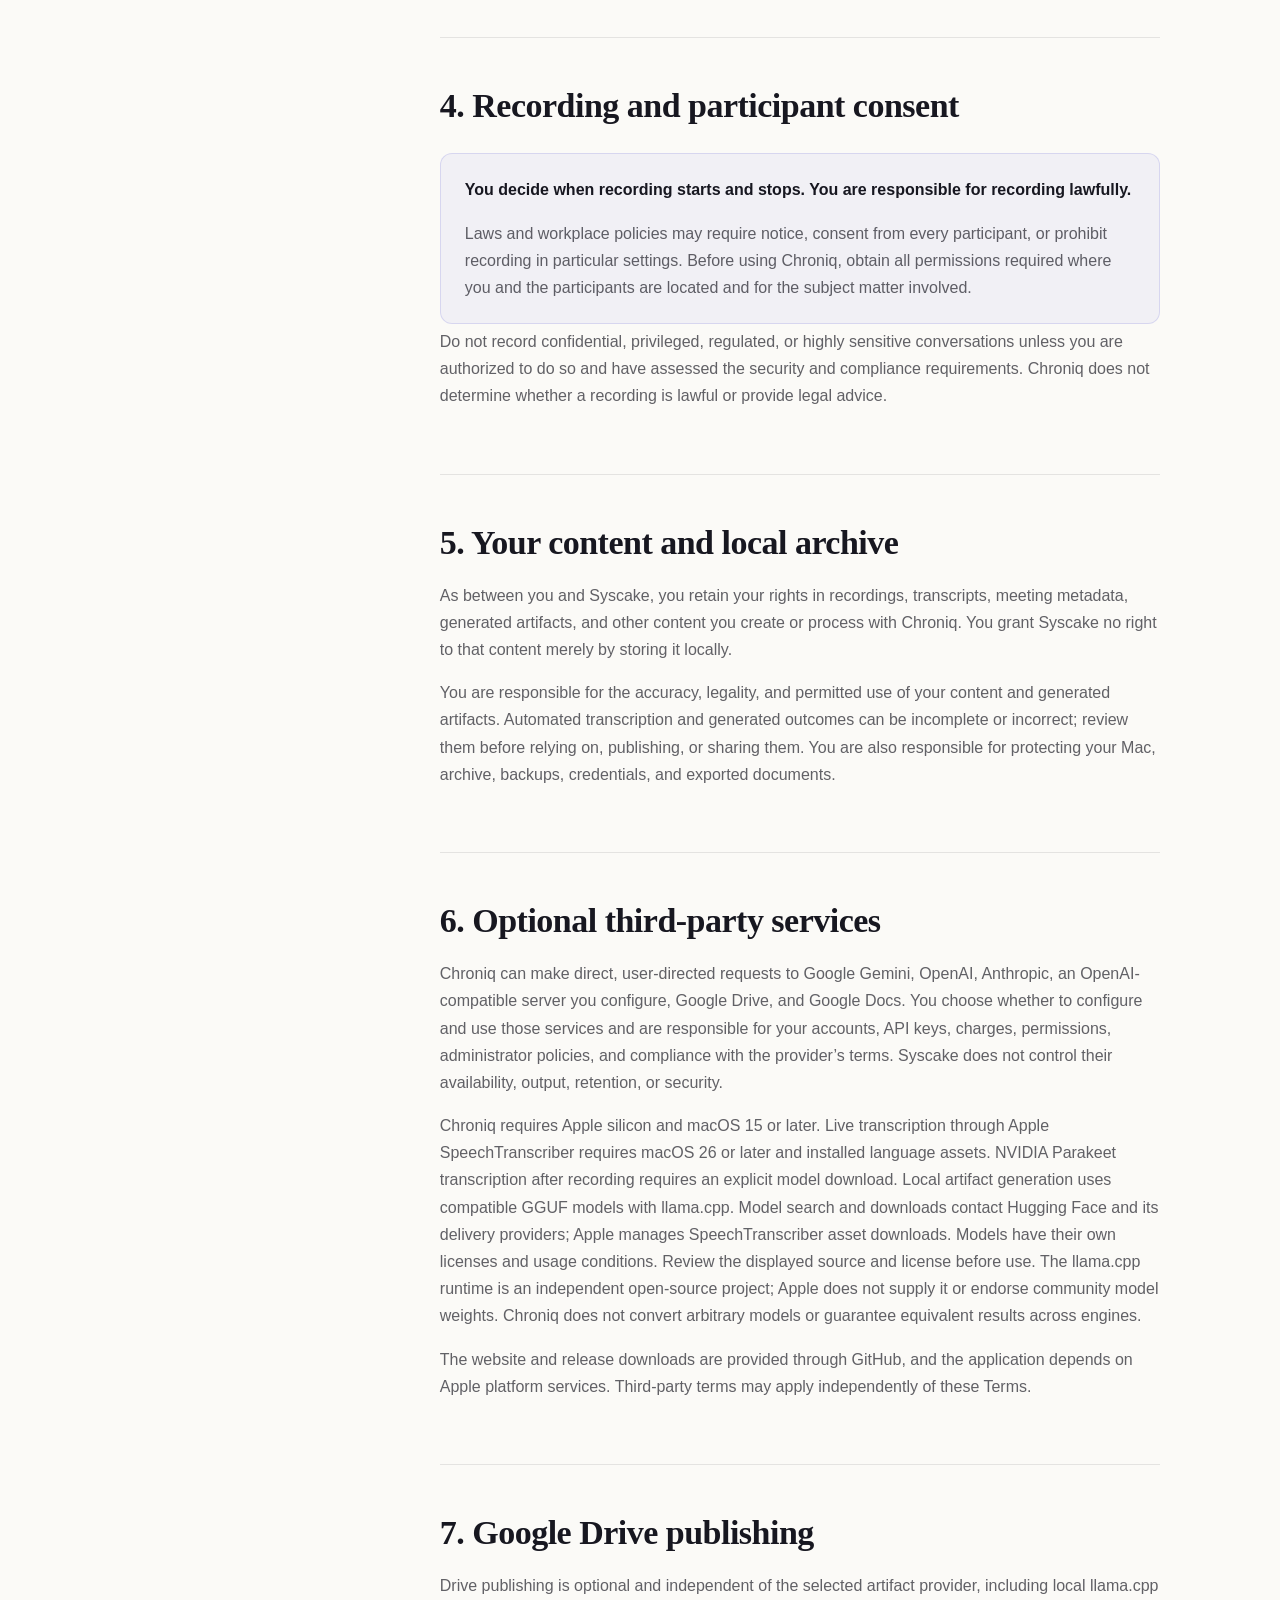
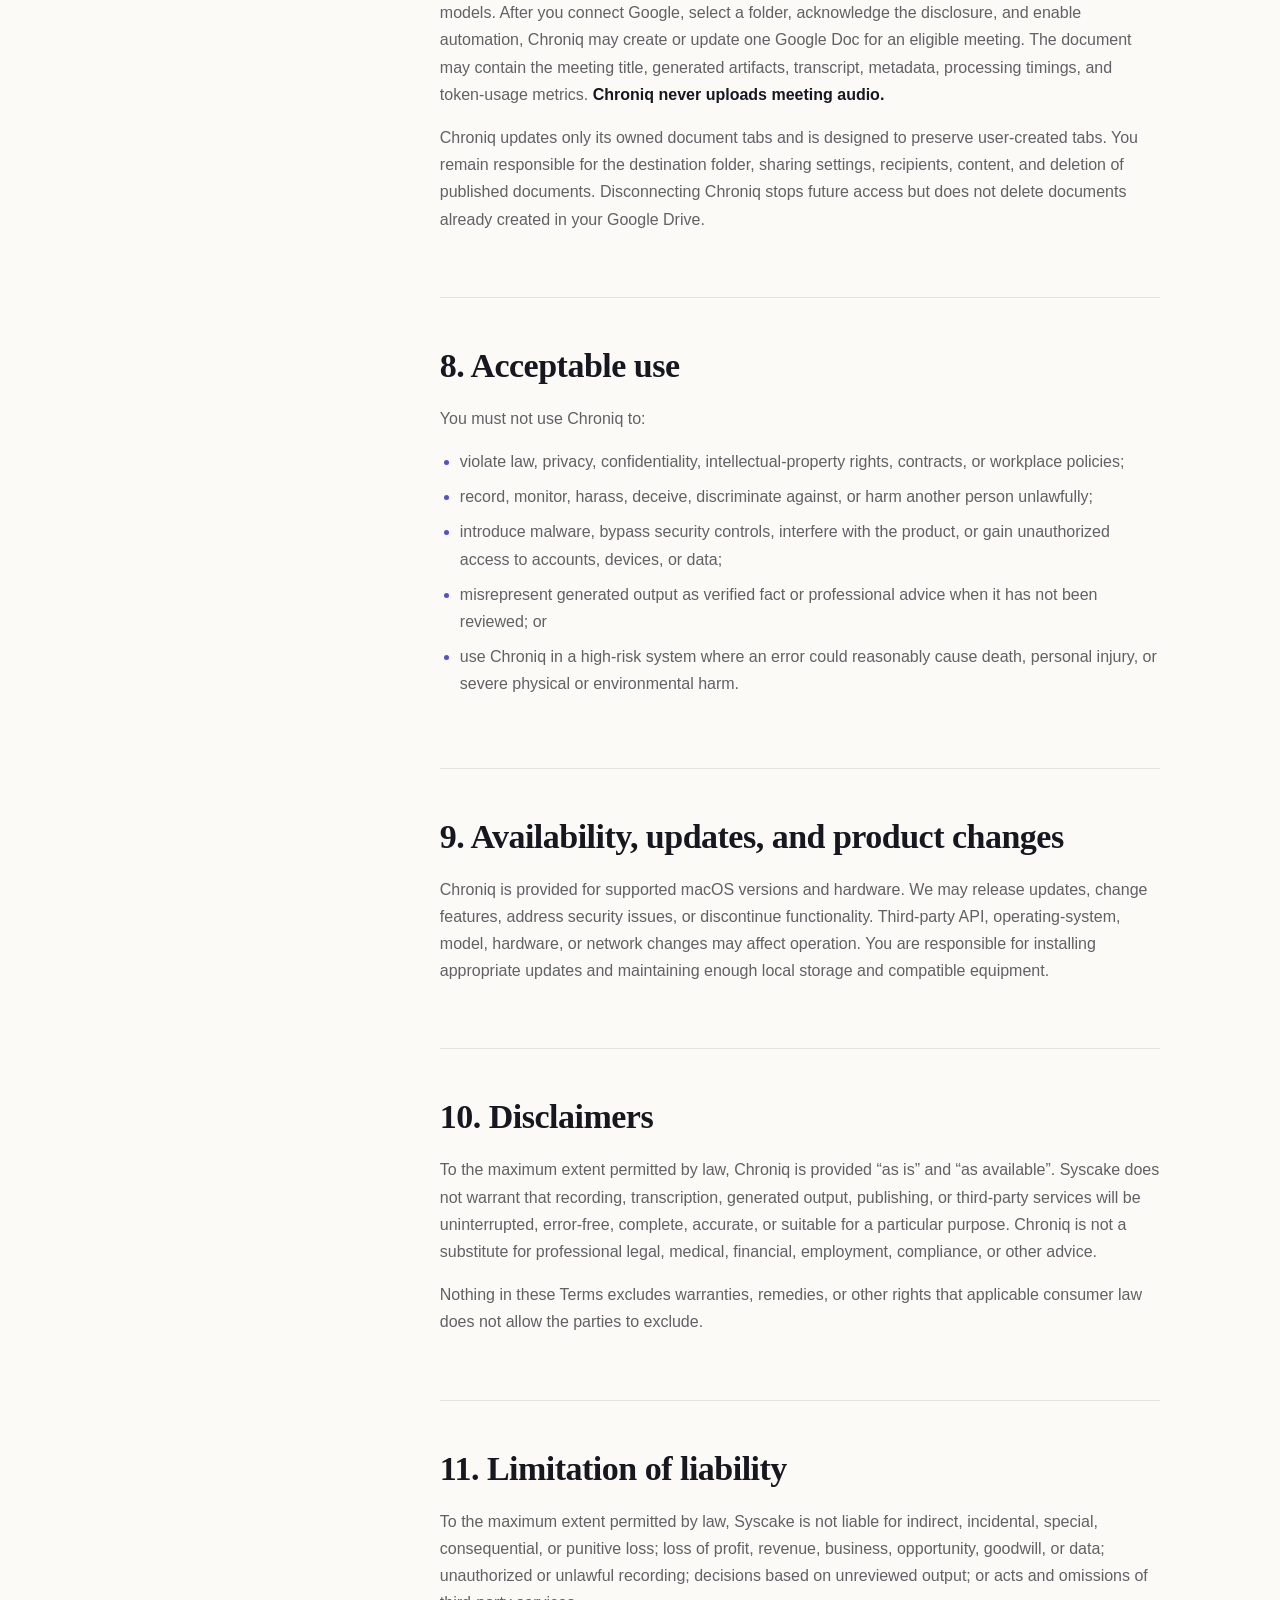
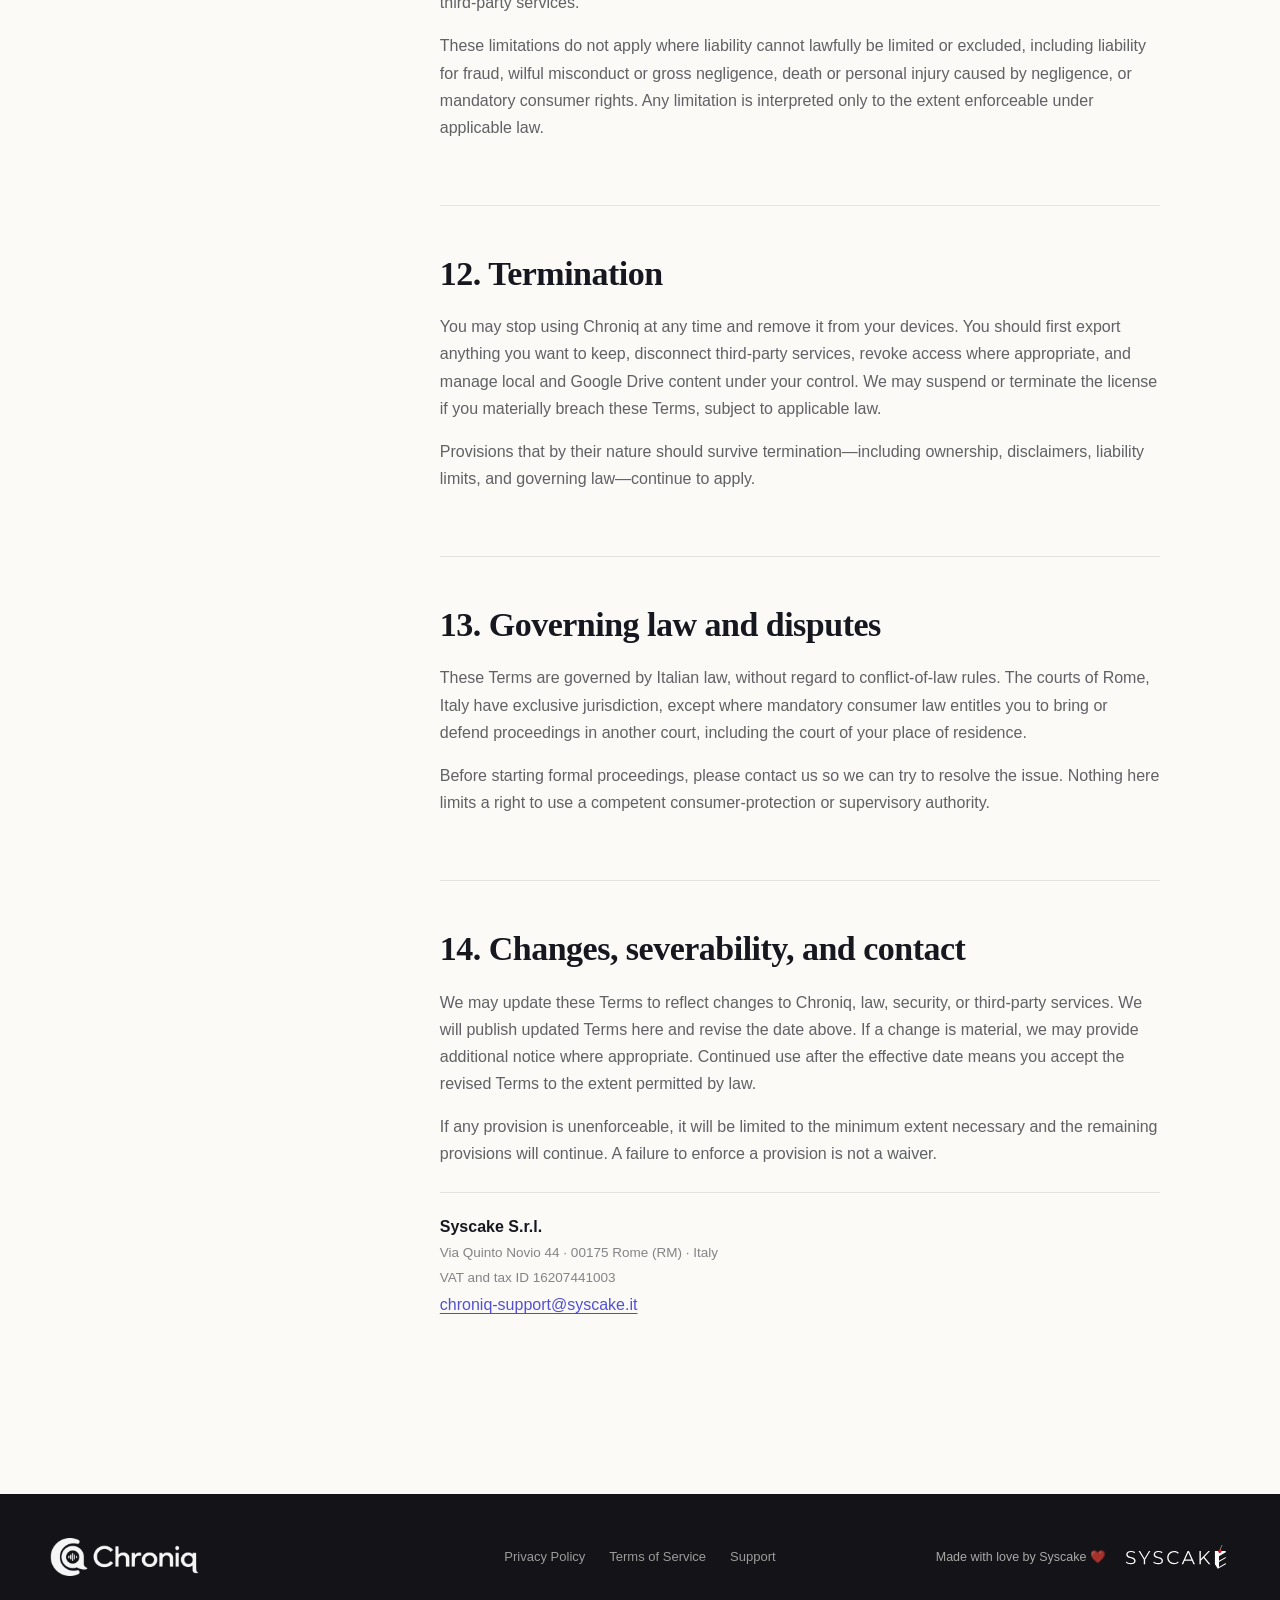
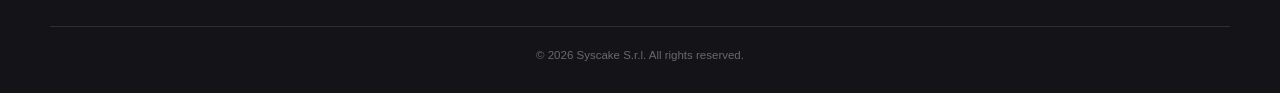
<file: terms.html>
<!doctype html>
<html lang="en">
  <head>
    <meta charset="utf-8" />
    <meta name="viewport" content="width=device-width, initial-scale=1" />
    <meta name="theme-color" content="#131318" />
    <meta name="description" content="Terms governing use of the Chroniq macOS meeting recorder and its optional third-party integrations." />
    <meta property="og:type" content="website" />
    <meta property="og:site_name" content="Chroniq" />
    <meta property="og:title" content="Terms of Service — Chroniq" />
    <meta property="og:description" content="The terms for using Chroniq and its optional third-party integrations." />
    <meta property="og:url" content="https://chroniq.syscake.it/terms.html" />
    <link rel="canonical" href="https://chroniq.syscake.it/terms.html" />
    <link rel="icon" href="assets/favicon-v2.ico" sizes="16x16 32x32 48x48" />
    <link rel="icon" href="assets/favicon-v2-32.png" type="image/png" sizes="32x32" />
    <link rel="icon" href="assets/favicon-v2.svg" type="image/svg+xml" sizes="any" />
    <link rel="stylesheet" href="styles.css" />
    <link rel="stylesheet" href="legal.css" />
    <title>Terms of Service — Chroniq</title>
  </head>
  <body class="legal-body">
    <a class="skip-link" href="#main">Skip to content</a>
    <header class="site-header legal-site-header">
      <a class="brand" href="./" aria-label="Chroniq home">
        <img src="assets/ChroniqMarkReversed.svg" alt="" width="28" height="28" />
        <img class="brand-wordmark" src="assets/ChroniqWordmark.svg" alt="Chroniq" width="78" height="21" />
      </a>
      <nav aria-label="Legal navigation">
        <a href="./">Home</a>
        <a href="privacy.html">Privacy</a>
        <a href="terms.html" aria-current="page">Terms</a>
      </nav>
      <a class="header-download" data-release-link href="https://github.com/SysCake/chroniq-site/releases/download/v0.5.1/Chroniq-0.5.1-macOS-arm64.dmg"><span data-release-label="compact">Download 0.5.1</span></a>
    </header>

    <main id="main">
      <section class="legal-hero" aria-labelledby="legal-title">
        <div class="legal-hero-inner">
          <p class="legal-kicker">Legal · Terms</p>
          <h1 id="legal-title">Clear terms.<br />Deliberate use.</h1>
          <p class="legal-hero-lead">These terms describe your rights and responsibilities when using Chroniq, including recording meetings and connecting optional third-party services.</p>
          <p class="legal-meta"><span>Effective September 16, 2026</span><span>Last updated October 9, 2026</span></p>
        </div>
      </section>

      <div class="legal-layout">
        <aside class="legal-nav" aria-label="Terms of service sections">
          <p>On this page</p>
          <ol>
            <li><a href="#agreement">Agreement</a></li>
            <li><a href="#eligibility">Eligibility</a></li>
            <li><a href="#license">License</a></li>
            <li><a href="#recording">Recording responsibility</a></li>
            <li><a href="#content">Your content</a></li>
            <li><a href="#third-parties">Third-party services</a></li>
            <li><a href="#drive">Drive publishing</a></li>
            <li><a href="#acceptable-use">Acceptable use</a></li>
            <li><a href="#availability">Availability</a></li>
            <li><a href="#disclaimers">Disclaimers</a></li>
            <li><a href="#liability">Liability</a></li>
            <li><a href="#termination">Termination</a></li>
            <li><a href="#law">Governing law</a></li>
            <li><a href="#changes">Changes and contact</a></li>
          </ol>
        </aside>

        <article class="legal-article">
          <section id="agreement">
            <h2>1. Agreement and operator</h2>
            <p>These Terms of Service (“Terms”) are an agreement between you and <strong>Syscake S.r.l.</strong>, Via Quinto Novio 44, 00175 Rome (RM), Italy, VAT and tax identification number 16207441003 (“Syscake”, “we”, “us”), for your use of the Chroniq macOS application and related website.</p>
            <p>By downloading, installing, or using Chroniq, you agree to these Terms and our <a href="privacy.html">Privacy Policy</a>. If you do not agree, do not use Chroniq.</p>
          </section>

          <section id="eligibility">
            <h2>2. Eligibility and authority</h2>
            <p>You must be legally capable of entering this agreement. If you use Chroniq for an organization, you confirm that you have authority to accept these Terms for that organization; “you” then includes the organization. Chroniq is not directed to children under 16.</p>
          </section>

          <section id="license">
            <h2>3. License and ownership</h2>
            <p>Subject to these Terms, Syscake grants you a limited, non-exclusive, non-transferable, revocable license to install and use Chroniq on supported Apple silicon Macs for your lawful personal or internal business purposes. Syscake and its licensors retain all rights in Chroniq, its website, branding, and documentation that are not expressly granted to you.</p>
            <p>You may not copy, distribute, sell, lease, sublicense, or commercially provide Chroniq to others except where applicable law expressly permits it. You may not remove ownership notices or use Chroniq’s branding in a way that suggests sponsorship or affiliation.</p>
          </section>

          <section id="recording">
            <h2>4. Recording and participant consent</h2>
            <div class="legal-callout">
              <p><strong>You decide when recording starts and stops. You are responsible for recording lawfully.</strong></p>
              <p>Laws and workplace policies may require notice, consent from every participant, or prohibit recording in particular settings. Before using Chroniq, obtain all permissions required where you and the participants are located and for the subject matter involved.</p>
            </div>
            <p>Do not record confidential, privileged, regulated, or highly sensitive conversations unless you are authorized to do so and have assessed the security and compliance requirements. Chroniq does not determine whether a recording is lawful or provide legal advice.</p>
          </section>

          <section id="content">
            <h2>5. Your content and local archive</h2>
            <p>As between you and Syscake, you retain your rights in recordings, transcripts, meeting metadata, generated artifacts, and other content you create or process with Chroniq. You grant Syscake no right to that content merely by storing it locally.</p>
            <p>You are responsible for the accuracy, legality, and permitted use of your content and generated artifacts. Automated transcription and generated outcomes can be incomplete or incorrect; review them before relying on, publishing, or sharing them. You are also responsible for protecting your Mac, archive, backups, credentials, and exported documents.</p>
          </section>

          <section id="third-parties">
            <h2>6. Optional third-party services</h2>
            <p>Chroniq can make direct, user-directed requests to Google Gemini, OpenAI, Anthropic, an OpenAI-compatible server you configure, Google Drive, and Google Docs. You choose whether to configure and use those services and are responsible for your accounts, API keys, charges, permissions, administrator policies, and compliance with the provider’s terms. Syscake does not control their availability, output, retention, or security.</p>
            <p>Chroniq requires Apple silicon and macOS 15 or later. Live transcription through Apple SpeechTranscriber requires macOS 26 or later and installed language assets. NVIDIA Parakeet transcription after recording requires an explicit model download. Local artifact generation uses compatible GGUF models with llama.cpp. Model search and downloads contact Hugging Face and its delivery providers; Apple manages SpeechTranscriber asset downloads. Models have their own licenses and usage conditions. Review the displayed source and license before use. The llama.cpp runtime is an independent open-source project; Apple does not supply it or endorse community model weights. Chroniq does not convert arbitrary models or guarantee equivalent results across engines.</p>
            <p>The website and release downloads are provided through GitHub, and the application depends on Apple platform services. Third-party terms may apply independently of these Terms.</p>
          </section>

          <section id="drive">
            <h2>7. Google Drive publishing</h2>
            <p>Drive publishing is optional and independent of the selected artifact provider, including local llama.cpp models. After you connect Google, select a folder, acknowledge the disclosure, and enable automation, Chroniq may create or update one Google Doc for an eligible meeting. The document may contain the meeting title, generated artifacts, transcript, metadata, processing timings, and token-usage metrics. <strong>Chroniq never uploads meeting audio.</strong></p>
            <p>Chroniq updates only its owned document tabs and is designed to preserve user-created tabs. You remain responsible for the destination folder, sharing settings, recipients, content, and deletion of published documents. Disconnecting Chroniq stops future access but does not delete documents already created in your Google Drive.</p>
          </section>

          <section id="acceptable-use">
            <h2>8. Acceptable use</h2>
            <p>You must not use Chroniq to:</p>
            <ul>
              <li>violate law, privacy, confidentiality, intellectual-property rights, contracts, or workplace policies;</li>
              <li>record, monitor, harass, deceive, discriminate against, or harm another person unlawfully;</li>
              <li>introduce malware, bypass security controls, interfere with the product, or gain unauthorized access to accounts, devices, or data;</li>
              <li>misrepresent generated output as verified fact or professional advice when it has not been reviewed; or</li>
              <li>use Chroniq in a high-risk system where an error could reasonably cause death, personal injury, or severe physical or environmental harm.</li>
            </ul>
          </section>

          <section id="availability">
            <h2>9. Availability, updates, and product changes</h2>
            <p>Chroniq is provided for supported macOS versions and hardware. We may release updates, change features, address security issues, or discontinue functionality. Third-party API, operating-system, model, hardware, or network changes may affect operation. You are responsible for installing appropriate updates and maintaining enough local storage and compatible equipment.</p>
          </section>

          <section id="disclaimers">
            <h2>10. Disclaimers</h2>
            <p>To the maximum extent permitted by law, Chroniq is provided “as is” and “as available”. Syscake does not warrant that recording, transcription, generated output, publishing, or third-party services will be uninterrupted, error-free, complete, accurate, or suitable for a particular purpose. Chroniq is not a substitute for professional legal, medical, financial, employment, compliance, or other advice.</p>
            <p>Nothing in these Terms excludes warranties, remedies, or other rights that applicable consumer law does not allow the parties to exclude.</p>
          </section>

          <section id="liability">
            <h2>11. Limitation of liability</h2>
            <p>To the maximum extent permitted by law, Syscake is not liable for indirect, incidental, special, consequential, or punitive loss; loss of profit, revenue, business, opportunity, goodwill, or data; unauthorized or unlawful recording; decisions based on unreviewed output; or acts and omissions of third-party services.</p>
            <p>These limitations do not apply where liability cannot lawfully be limited or excluded, including liability for fraud, wilful misconduct or gross negligence, death or personal injury caused by negligence, or mandatory consumer rights. Any limitation is interpreted only to the extent enforceable under applicable law.</p>
          </section>

          <section id="termination">
            <h2>12. Termination</h2>
            <p>You may stop using Chroniq at any time and remove it from your devices. You should first export anything you want to keep, disconnect third-party services, revoke access where appropriate, and manage local and Google Drive content under your control. We may suspend or terminate the license if you materially breach these Terms, subject to applicable law.</p>
            <p>Provisions that by their nature should survive termination—including ownership, disclaimers, liability limits, and governing law—continue to apply.</p>
          </section>

          <section id="law">
            <h2>13. Governing law and disputes</h2>
            <p>These Terms are governed by Italian law, without regard to conflict-of-law rules. The courts of Rome, Italy have exclusive jurisdiction, except where mandatory consumer law entitles you to bring or defend proceedings in another court, including the court of your place of residence.</p>
            <p>Before starting formal proceedings, please contact us so we can try to resolve the issue. Nothing here limits a right to use a competent consumer-protection or supervisory authority.</p>
          </section>

          <section id="changes">
            <h2>14. Changes, severability, and contact</h2>
            <p>We may update these Terms to reflect changes to Chroniq, law, security, or third-party services. We will publish updated Terms here and revise the date above. If a change is material, we may provide additional notice where appropriate. Continued use after the effective date means you accept the revised Terms to the extent permitted by law.</p>
            <p>If any provision is unenforceable, it will be limited to the minimum extent necessary and the remaining provisions will continue. A failure to enforce a provision is not a waiver.</p>
            <div class="legal-contact">
              <strong>Syscake S.r.l.</strong>
              <span>Via Quinto Novio 44 · 00175 Rome (RM) · Italy</span>
              <span>VAT and tax ID 16207441003</span>
              <a href="mailto:chroniq-support@syscake.it">chroniq-support@syscake.it</a>
            </div>
          </section>
        </article>
      </div>
    </main>

    <footer class="legal-footer">
      <a class="footer-brand" href="./" aria-label="Chroniq home"><img src="assets/ChroniqLockup-2x.png" alt="Chroniq" width="150" height="38" /></a>
      <div class="footer-links">
        <a href="privacy.html">Privacy Policy</a>
        <a href="terms.html" aria-current="page">Terms of Service</a>
        <a href="mailto:chroniq-support@syscake.it">Support</a>
      </div>
      <a class="syscake-credit" href="https://syscake.it/" target="_blank" rel="noopener noreferrer" aria-label="Made with love by Syscake. Visit Syscake website.">
        <span>Made with love by Syscake ❤️</span><img src="assets/SyscakeLogoWhite.svg" alt="Syscake" width="108" height="32" />
      </a>
      <p class="copyright">© 2026 Syscake S.r.l. All rights reserved.</p>
    </footer>
  </body>
</html>
</file>
<file: styles.css>
/*
 * Chroniq website. Same language as the app: paper and ink surfaces, one indigo
 * accent, serif display type for reading, SF for interface text, hairlines
 * instead of boxes, no gradients or glows. System fonts only.
 */
:root {
  color-scheme: light;
  --indigo: #5250d1;
  --violet: #8580ff;
  --ink: #171720;
  --ink-2: rgba(23, 23, 32, 0.68);
  --ink-3: rgba(23, 23, 32, 0.52);
  --paper: #fbfaf7;
  --warm: #f7f6f2;
  --sunken: #f2f0ea;
  --night: #131318;
  --night-2: #1b1b22;
  --line: rgba(23, 23, 32, 0.1);
  --line-strong: rgba(23, 23, 32, 0.17);
  --line-night: rgba(247, 246, 242, 0.12);
  --serif: ui-serif, "New York", "Iowan Old Style", Georgia, serif;
  --sans: -apple-system, BlinkMacSystemFont, "SF Pro Text", "Helvetica Neue", Arial, sans-serif;
  --mono: ui-monospace, "SF Mono", SFMono-Regular, Menlo, monospace;
  --header-height: 68px;
  --content: 1180px;
  --gutter: max(20px, calc((100vw - var(--content)) / 2));
  --ease: cubic-bezier(0.16, 1, 0.3, 1);
}

* { box-sizing: border-box; }
html { scroll-behavior: smooth; scroll-padding-top: calc(var(--header-height) + 12px); }
body {
  margin: 0;
  background: var(--paper);
  color: var(--ink);
  font: 16px/1.55 var(--sans);
  -webkit-font-smoothing: antialiased;
  text-rendering: optimizeLegibility;
}
a { color: inherit; text-decoration: none; }
button { font: inherit; }
img { display: block; max-width: 100%; height: auto; }
:focus-visible { outline: 2px solid var(--violet); outline-offset: 3px; border-radius: 4px; }

.skip-link {
  position: fixed; z-index: 1000; top: 10px; left: 10px; padding: 10px 14px;
  background: var(--warm); color: var(--ink); border-radius: 8px; transform: translateY(-160%);
}
.skip-link:focus { transform: translateY(0); }

/* ---------- Header ---------- */
.site-header {
  position: sticky; top: 0; z-index: 100;
  height: var(--header-height);
  display: grid; grid-template-columns: 1fr auto 1fr; align-items: center; gap: 24px;
  padding: 0 var(--gutter);
  background: rgba(19, 19, 24, 0.86);
  -webkit-backdrop-filter: saturate(140%) blur(14px);
  backdrop-filter: saturate(140%) blur(14px);
  border-bottom: 1px solid var(--line-night);
  color: var(--warm);
}
.brand { display: inline-flex; align-items: center; gap: 10px; width: max-content; }
.brand > img:first-child { width: 28px; height: 28px; }
.brand .brand-wordmark { width: 78px; filter: brightness(0) invert(0.96); }
.site-header nav { display: flex; gap: 26px; font-size: 13.5px; color: rgba(247, 246, 242, 0.7); }
.site-header nav a { transition: color 160ms ease; }
.site-header nav a:hover, .site-header nav a[aria-current="page"] { color: var(--warm); }
.header-download {
  justify-self: end; display: inline-flex; align-items: center; gap: 8px;
  padding: 7px 14px; border-radius: 999px; background: var(--indigo); color: var(--warm);
  font-size: 13px; font-weight: 600; transition: background 160ms ease;
}
.header-download:hover { background: #6260e0; }

/* ---------- Shared type ---------- */
.eyebrow {
  margin: 0 0 18px; font-size: 12px; font-weight: 600; letter-spacing: 0.09em;
  text-transform: uppercase; color: var(--indigo);
}
.on-night .eyebrow { color: var(--violet); }
h1, h2, h3 { font-family: var(--serif); font-weight: 600; letter-spacing: -0.02em; color: inherit; }
h2 { margin: 0 0 20px; font-size: clamp(34px, 4.2vw, 54px); line-height: 1.06; }
h3 { margin: 0 0 8px; font-size: 21px; line-height: 1.25; }
.lead { margin: 0; max-width: 640px; font-size: clamp(17px, 1.5vw, 19px); line-height: 1.6; color: var(--ink-2); }
.on-night { background: var(--night); color: var(--warm); }
.on-night .lead, .on-night p { color: rgba(247, 246, 242, 0.68); }

.section { padding: clamp(84px, 10vw, 136px) var(--gutter); }
.section + .section:not(.on-night):not(.tinted) { border-top: 1px solid var(--line); }
.tinted { background: var(--warm); }
.section-heading { max-width: 760px; margin-bottom: clamp(40px, 5vw, 64px); }
.split { display: grid; grid-template-columns: minmax(0, 0.9fr) minmax(0, 1.1fr); gap: clamp(36px, 6vw, 88px); align-items: center; }

/* ---------- Buttons ---------- */
.button {
  display: inline-flex; align-items: center; gap: 12px; padding: 13px 20px; border-radius: 10px;
  font-size: 15px; font-weight: 600; transition: background 160ms ease, transform 200ms var(--ease);
}
.button:hover { transform: translateY(-1px); }
.button-primary { background: var(--indigo); color: var(--warm); }
.button-primary:hover { background: #6260e0; }
.button-light { background: var(--warm); color: var(--ink); }
.button-light:hover { background: white; }
.button .button-arrow { font-size: 14px; opacity: 0.85; }
.text-link { display: inline-flex; align-items: center; gap: 8px; font-size: 14.5px; font-weight: 500; color: rgba(247, 246, 242, 0.82); }
.text-link:hover { color: var(--warm); }

/* ---------- Hero ---------- */
.hero { padding: clamp(64px, 9vw, 112px) var(--gutter) 0; overflow: hidden; }
.hero-copy { max-width: 860px; margin: 0 auto; text-align: center; }
.hero h1 { margin: 0; font-size: clamp(46px, 7vw, 92px); line-height: 1; letter-spacing: -0.03em; }
.hero .lead { margin: 26px auto 0; max-width: 680px; color: rgba(247, 246, 242, 0.72); }
.hero-actions { display: flex; justify-content: center; align-items: center; gap: 24px; margin-top: 34px; flex-wrap: wrap; }
.requirements { margin: 18px 0 0; font-size: 13px; color: rgba(247, 246, 242, 0.48) !important; }
.hero-stage { max-width: 1180px; margin: clamp(48px, 6vw, 72px) auto 0; }

/* ---------- Screenshots ---------- */
.shot { margin: 0; }
.shot-frame { display: block; border-radius: 12px; overflow: hidden; border: 1px solid var(--line-strong); background: var(--night); }
.on-night .shot-frame { border-color: var(--line-night); }
.hero .shot-frame { border-bottom-left-radius: 0; border-bottom-right-radius: 0; border-bottom: 0; }
.shot-frame img { width: 100%; }
.shot figcaption { margin-top: 14px; font-size: 12.5px; color: var(--ink-3); text-align: center; }
.on-night .shot figcaption { color: rgba(247, 246, 242, 0.45); }
.hero .shot figcaption { display: none; }

.appearance-toggle { display: flex; justify-content: flex-end; align-items: center; gap: 10px; margin-bottom: 12px; font-size: 12.5px; color: var(--ink-3); }
.on-night .appearance-toggle { color: rgba(247, 246, 242, 0.5); }
.segmented { display: inline-flex; gap: 2px; padding: 2px; border-radius: 8px; background: var(--sunken); }
.on-night .segmented { background: rgba(247, 246, 242, 0.08); }
.segmented button {
  cursor: pointer; border: 0; border-radius: 6px; padding: 4px 12px; background: transparent;
  color: inherit; font-size: 12.5px; font-weight: 500;
}
.segmented button[aria-pressed="true"] { background: white; color: var(--ink); box-shadow: 0 0 0 1px var(--line-strong); }
.on-night .segmented button[aria-pressed="true"] { background: var(--warm); color: var(--ink); box-shadow: none; }
html:not(.js) .appearance-toggle { display: none; }

/* ---------- Principles ---------- */
.principles { display: grid; grid-template-columns: repeat(4, 1fr); border-top: 1px solid var(--line-night); }
.principles p { margin: 0; padding: 22px 20px; font-size: 13.5px; color: rgba(247, 246, 242, 0.72) !important; text-align: center; }
.principles p + p { border-left: 1px solid var(--line-night); }

/* ---------- Steps ---------- */
.steps { display: grid; grid-template-columns: repeat(3, 1fr); gap: 0; border-top: 1px solid var(--line); }
.steps article { padding: 32px 32px 8px 0; }
.steps article + article { padding-left: 32px; border-left: 1px solid var(--line); }
.step-index { display: block; margin-bottom: 26px; font: 500 12px var(--mono); color: var(--indigo); }
.steps p { margin: 0; color: var(--ink-2); }

/* ---------- Feature lists ---------- */
.checks { list-style: none; margin: 28px 0 0; padding: 0; border-top: 1px solid var(--line); }
.checks li { display: flex; gap: 12px; padding: 13px 0; border-bottom: 1px solid var(--line); font-size: 15px; color: var(--ink-2); }
.checks li::before { content: ""; flex: 0 0 6px; height: 6px; margin-top: 9px; border-radius: 50%; background: var(--indigo); }
.on-night .checks, .on-night .checks li { border-color: var(--line-night); }
.on-night .checks li::before { background: var(--violet); }

/* Recording: the two real panels shown on a desk surface. */
.panel-stage {
  display: grid; grid-template-columns: 1fr 1fr; gap: 24px; align-items: start;
  padding: clamp(24px, 4vw, 44px); border-radius: 16px; background: var(--sunken); border: 1px solid var(--line);
}
.panel-stage .shot-frame { border: 0; border-radius: 0; overflow: visible; background: transparent; }
.panel-stage .shot:first-child { grid-column: 1 / -1; }
.panel-stage .shot:last-child { max-width: 380px; }
.panel-stage figcaption { text-align: left; }

/* ---------- Providers ---------- */
.providers { display: grid; grid-template-columns: repeat(5, minmax(0, 1fr)); border: 1px solid var(--line); border-radius: 14px; overflow: hidden; background: white; }
.providers article { padding: 26px 22px 24px; }
.providers article + article { border-left: 1px solid var(--line); }
.providers h3 { font-size: 19px; }
.providers p { margin: 0; font-size: 14px; line-height: 1.55; color: var(--ink-2); }
.provider-tag { display: inline-block; margin-bottom: 18px; padding: 3px 9px; border-radius: 999px; background: rgba(82, 80, 209, 0.09); color: var(--indigo); font-size: 11.5px; font-weight: 600; }
.provider-tag.local { background: rgba(35, 122, 85, 0.1); color: #237a55; }
.provider-note { margin: 22px 0 0; max-width: 820px; font-size: 14.5px; color: var(--ink-2); }
.duo { display: grid; grid-template-columns: 1fr 1fr; gap: 28px; }
.provider-note + .appearance-toggle { margin-top: 48px; }

/* ---------- Privacy ---------- */
.facts-list { margin: 36px 0 0; }
.facts-list div { display: flex; justify-content: space-between; gap: 24px; padding: 16px 0; border-top: 1px solid var(--line-night); font-size: 15px; }
.facts-list dt { color: rgba(247, 246, 242, 0.62); }
.facts-list dd { margin: 0; color: var(--warm); font-weight: 600; text-align: right; }
.privacy-mark { display: grid; place-items: center; }
.privacy-mark img { width: min(300px, 70%); opacity: 0.95; }

/* ---------- Publishing (content illustration, not a simulated Google Docs UI) ---------- */
.document-visual { margin: 0; }
.document-page { padding: clamp(28px, 4vw, 52px); border-radius: 14px; background: white; border: 1px solid var(--line); color: #26262e; }
.document-page h3 { font-size: 26px; margin-bottom: 4px; }
.document-tabs { display: flex; gap: 18px; margin: 14px 0 26px; padding-bottom: 10px; border-bottom: 1px solid var(--line); font-size: 12.5px; color: var(--ink-3); }
.document-tabs span:first-child { color: var(--indigo); font-weight: 600; }
.document-page h4 { margin: 22px 0 8px; font: 600 11px var(--sans); letter-spacing: 0.09em; text-transform: uppercase; color: var(--ink-3); }
.document-page p, .document-page li { font-family: var(--serif); font-size: 15px; line-height: 1.6; }
.document-page p { margin: 0; text-align: justify; hyphens: auto; }
.document-page ul { margin: 0; padding-left: 18px; }
.document-visual figcaption { margin-top: 14px; font-size: 12.5px; color: var(--ink-3); }
.legal-note { margin-top: 22px; font-size: 13.5px; color: var(--ink-3); }
.legal-note a { color: var(--indigo); font-weight: 600; text-decoration: underline; text-underline-offset: 3px; text-decoration-thickness: 1px; }

/* ---------- Reliability ---------- */
.rows { border-top: 1px solid var(--line); }
.rows article { display: grid; grid-template-columns: 70px minmax(0, 0.8fr) minmax(0, 1.2fr); gap: 28px; align-items: baseline; padding: 26px 0; border-bottom: 1px solid var(--line); }
.rows span { font: 500 12px var(--mono); color: var(--indigo); }
.rows h3 { margin: 0; font-size: 24px; }
.rows p { margin: 0; color: var(--ink-2); }

/* ---------- FAQ ---------- */
.faq { max-width: 860px; border-top: 1px solid var(--line); }
.faq details { border-bottom: 1px solid var(--line); }
.faq summary {
  cursor: pointer; list-style: none; display: flex; justify-content: space-between; gap: 20px;
  padding: 22px 0; font-family: var(--serif); font-size: 20px; font-weight: 600;
}
.faq summary::-webkit-details-marker { display: none; }
.faq summary::after { content: "+"; font: 400 22px var(--sans); color: var(--ink-3); transition: transform 200ms var(--ease); }
.faq details[open] summary::after { transform: rotate(45deg); }
.faq p { margin: 0 0 22px; max-width: 760px; color: var(--ink-2); }

/* ---------- Download ---------- */
.download { text-align: center; background: var(--indigo); color: var(--warm); }
.download img.lockup { width: clamp(200px, 22vw, 280px); margin: 0 auto 40px; filter: brightness(0) invert(0.97); }
.download h2 { margin-bottom: 30px; }
.download-meta { margin: 16px 0 0; font-size: 13px; color: rgba(247, 246, 242, 0.68); }
.release-notes { display: inline-block; margin-top: 22px; font-size: 13.5px; color: rgba(247, 246, 242, 0.82); text-decoration: underline; text-underline-offset: 3px; }
.release-notes:hover { color: white; }

/* ---------- Footer ---------- */
footer {
  display: grid; grid-template-columns: 1fr auto 1fr; align-items: center; gap: 28px;
  padding: 44px var(--gutter) 28px; background: var(--night); color: var(--warm);
}
.footer-brand img { width: 150px; filter: brightness(0) invert(0.96); }
.footer-links { display: flex; gap: 24px; font-size: 13px; color: rgba(247, 246, 242, 0.6); }
.footer-links a:hover { color: var(--warm); }
.syscake-credit { justify-self: end; display: flex; align-items: center; gap: 16px; font-size: 12.5px; color: rgba(247, 246, 242, 0.66); }
.syscake-credit:hover { color: var(--warm); }
.syscake-credit img { width: 108px; }
.copyright { grid-column: 1 / -1; margin: 22px 0 0; padding-top: 20px; border-top: 1px solid var(--line-night); font-size: 11.5px; color: rgba(247, 246, 242, 0.38); text-align: center; }
.noscript-note { position: fixed; z-index: 999; left: 16px; bottom: 16px; padding: 10px 14px; border-radius: 8px; background: var(--night); color: var(--warm); font-size: 12px; }

/* ---------- Motion ---------- */
.reveal { opacity: 0; transform: translateY(18px); transition: opacity 700ms var(--ease), transform 700ms var(--ease); }
.reveal.is-visible { opacity: 1; transform: none; }
html:not(.js) .reveal { opacity: 1; transform: none; }

/* ---------- Responsive ---------- */
@media (max-width: 1080px) {
  .providers { grid-template-columns: repeat(2, minmax(0, 1fr)); }
  .providers article { border-top: 1px solid var(--line); }
  .providers article + article { border-left: 0; }
  .providers article:nth-child(even) { border-left: 1px solid var(--line); }
  .providers article:first-child, .providers article:nth-child(2) { border-top: 0; }
  .providers article:last-child { grid-column: 1 / -1; }
}
@media (max-width: 900px) {
  .site-header nav { display: none; }
  .site-header { grid-template-columns: 1fr auto; }
  .split, .duo { grid-template-columns: 1fr; }
  .steps { grid-template-columns: 1fr; }
  .steps article, .steps article + article { padding: 26px 0; border-left: 0; border-bottom: 1px solid var(--line); }
  .principles { grid-template-columns: 1fr 1fr; }
  .principles p:nth-child(3) { border-left: 0; }
  .principles p:nth-child(n+3) { border-top: 1px solid var(--line-night); }
  .rows article { grid-template-columns: 50px 1fr; }
  .rows p { grid-column: 2; }
  .panel-stage { grid-template-columns: 1fr; }
  .privacy-mark { order: -1; }
  footer { grid-template-columns: 1fr; justify-items: start; }
  .syscake-credit { justify-self: start; }
  .copyright { text-align: left; width: 100%; }
}
@media (max-width: 600px) {
  .providers { grid-template-columns: 1fr; }
  .providers article, .providers article:nth-child(even) { border-left: 0; border-top: 1px solid var(--line); }
  .providers article:first-child { border-top: 0; }
  .hero-actions { flex-direction: column; }
  .button { width: 100%; justify-content: center; }
  .footer-links { flex-wrap: wrap; }
}
@media (prefers-reduced-motion: reduce) {
  html { scroll-behavior: auto; }
  *, *::before, *::after { transition-duration: 0.001ms !important; animation-duration: 0.001ms !important; }
  .reveal { opacity: 1; transform: none; }
}
</file>
<file: legal.css>
/* Legal pages: the site's night header and hero, then a quiet reading column. */
.legal-body { background: var(--paper); }

.legal-hero {
  padding: clamp(72px, 9vw, 128px) var(--gutter) clamp(60px, 7vw, 96px);
  background: var(--night);
  color: var(--warm);
  border-bottom: 1px solid var(--line-night);
}
.legal-hero-inner { max-width: 820px; }
.legal-kicker {
  margin: 0 0 22px;
  color: var(--violet);
  font-size: 12px; font-weight: 600; letter-spacing: 0.12em; text-transform: uppercase;
}
.legal-hero h1 {
  margin: 0;
  font-family: var(--serif);
  font-size: clamp(46px, 7vw, 84px);
  font-weight: 600;
  letter-spacing: -0.03em;
  line-height: 1;
}
.legal-hero-lead {
  max-width: 660px;
  margin: 28px 0 0;
  color: rgba(247, 246, 242, 0.7);
  font-size: clamp(17px, 1.6vw, 20px);
  line-height: 1.55;
}
.legal-meta {
  display: flex; flex-wrap: wrap; gap: 8px 28px;
  margin: 36px 0 0;
  color: rgba(247, 246, 242, 0.5);
  font-size: 12.5px;
}

.legal-layout {
  display: grid;
  grid-template-columns: minmax(180px, 230px) minmax(0, 720px);
  justify-content: center;
  gap: clamp(48px, 7vw, 112px);
  padding: clamp(64px, 8vw, 112px) var(--gutter) 128px;
}
.legal-nav { position: sticky; top: calc(var(--header-height) + 28px); align-self: start; }
.legal-nav p {
  margin: 0 0 16px;
  color: var(--ink-3);
  font-size: 11px; font-weight: 600; letter-spacing: 0.12em; text-transform: uppercase;
}
.legal-nav ol { margin: 0; padding: 0; list-style: none; border-top: 1px solid var(--line); }
.legal-nav li { border-bottom: 1px solid var(--line); }
.legal-nav a { display: block; padding: 10px 0; color: var(--ink-2); font-size: 13px; line-height: 1.35; transition: color 160ms ease; }
.legal-nav a:hover { color: var(--indigo); }

.legal-article { min-width: 0; }
.legal-article section { scroll-margin-top: calc(var(--header-height) + 24px); padding: 0 0 48px; border-bottom: 1px solid var(--line); }
.legal-article section + section { padding-top: 48px; }
.legal-article section:last-child { border-bottom: 0; }
.legal-article h2 {
  margin: 0 0 20px;
  font-family: var(--serif);
  font-size: clamp(26px, 2.8vw, 34px);
  font-weight: 600;
  letter-spacing: -0.015em;
  line-height: 1.15;
}
.legal-article h3 { margin: 30px 0 10px; font-size: 16.5px; font-weight: 600; }
.legal-article p, .legal-article li { color: var(--ink-2); font-size: 16px; line-height: 1.7; }
.legal-article p { margin: 0 0 16px; }
.legal-article ul { margin: 16px 0 22px; padding-left: 20px; }
.legal-article li + li { margin-top: 8px; }
.legal-article li::marker { color: var(--indigo); }
.legal-article a { color: var(--indigo); text-decoration: underline; text-decoration-thickness: 1px; text-underline-offset: 3px; }
.legal-article strong { color: var(--ink); font-weight: 600; }
.legal-article code { font-family: var(--mono); font-size: 0.9em; padding: 1px 5px; border-radius: 5px; background: var(--sunken); }
.legal-callout { margin: 28px 0 4px; padding: 22px 24px; border-radius: 12px; background: rgba(82, 80, 209, 0.06); border: 1px solid rgba(82, 80, 209, 0.16); }
.legal-callout p:last-child { margin-bottom: 0; }
.legal-contact { display: grid; gap: 4px; margin-top: 24px; padding-top: 22px; border-top: 1px solid var(--line); }
.legal-contact span { color: var(--ink-3); font-size: 13.5px; }

@media (max-width: 900px) {
  .legal-layout { grid-template-columns: 1fr; gap: 48px; }
  .legal-nav { position: static; }
  .legal-nav ol { columns: 2; column-gap: 24px; }
  .legal-nav li { break-inside: avoid; }
}
@media (max-width: 480px) {
  .legal-nav ol { columns: 1; }
  .legal-meta { flex-direction: column; }
}
</file>
